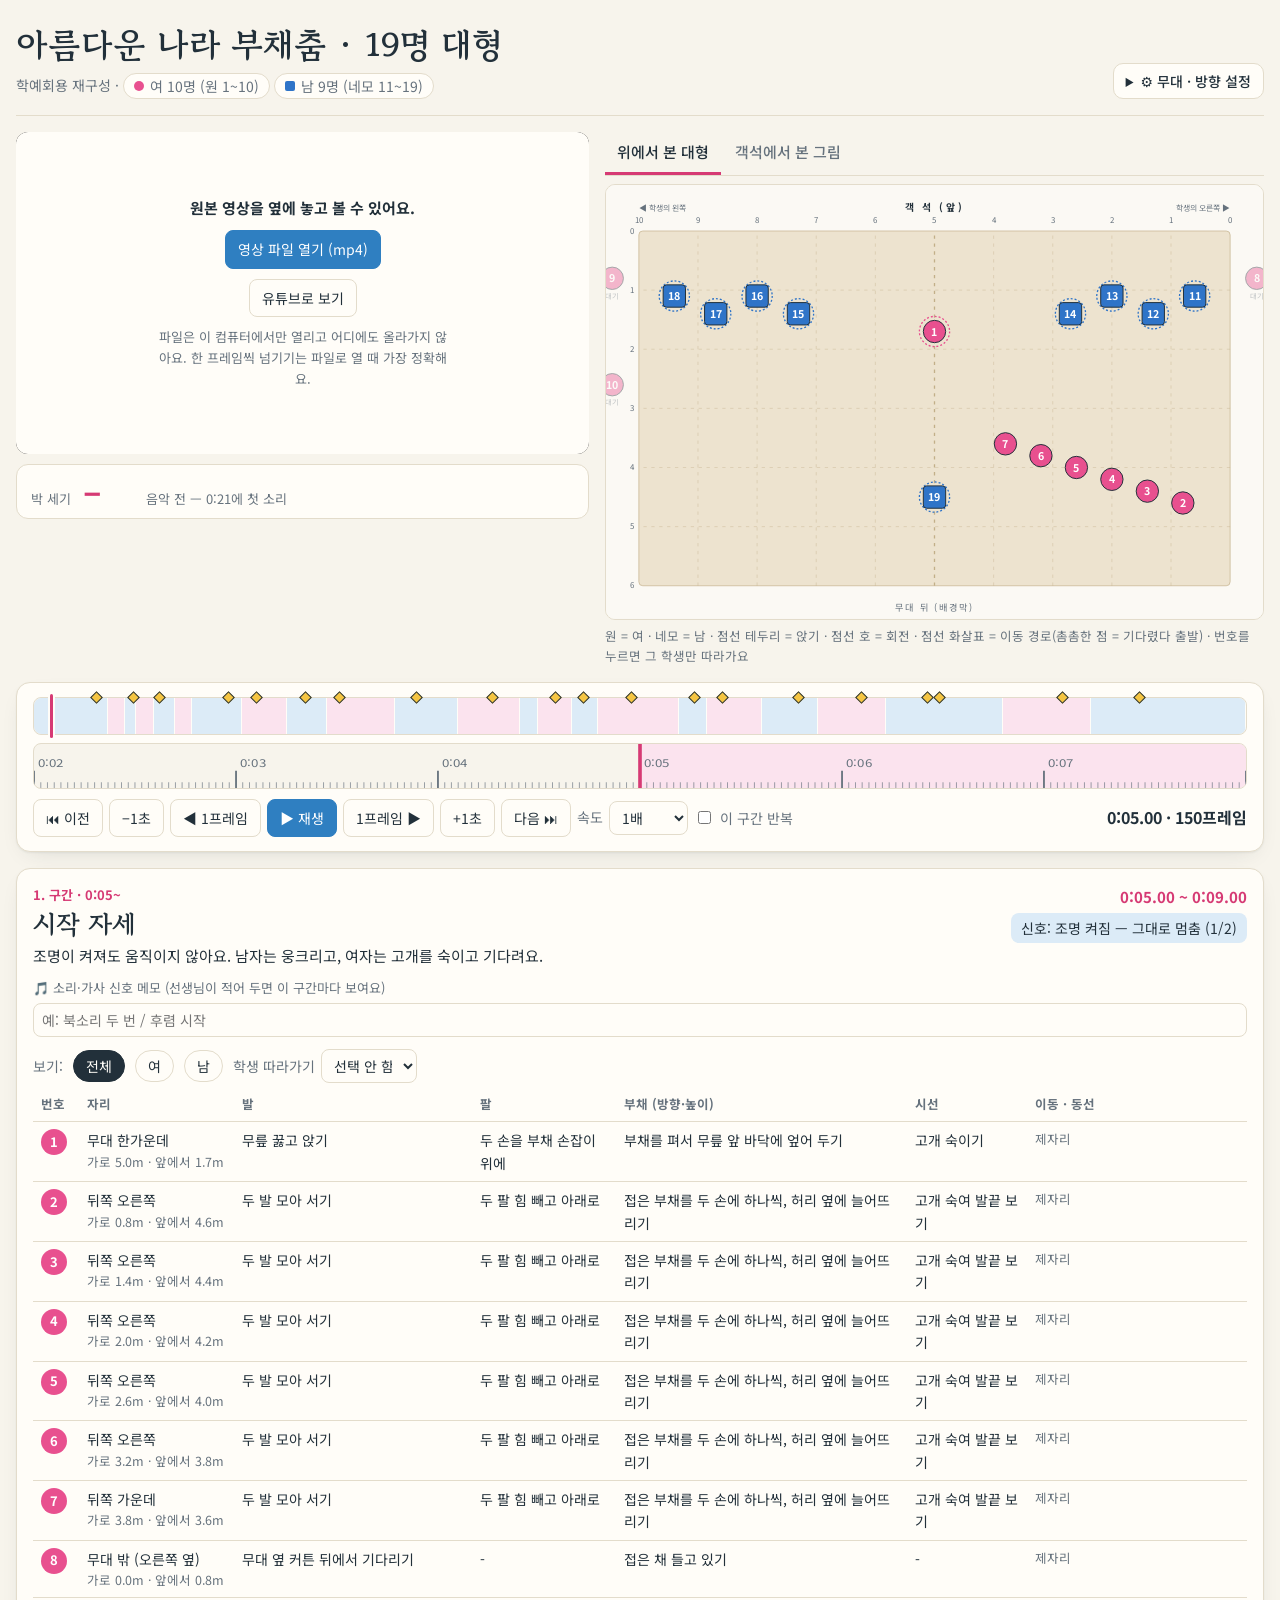
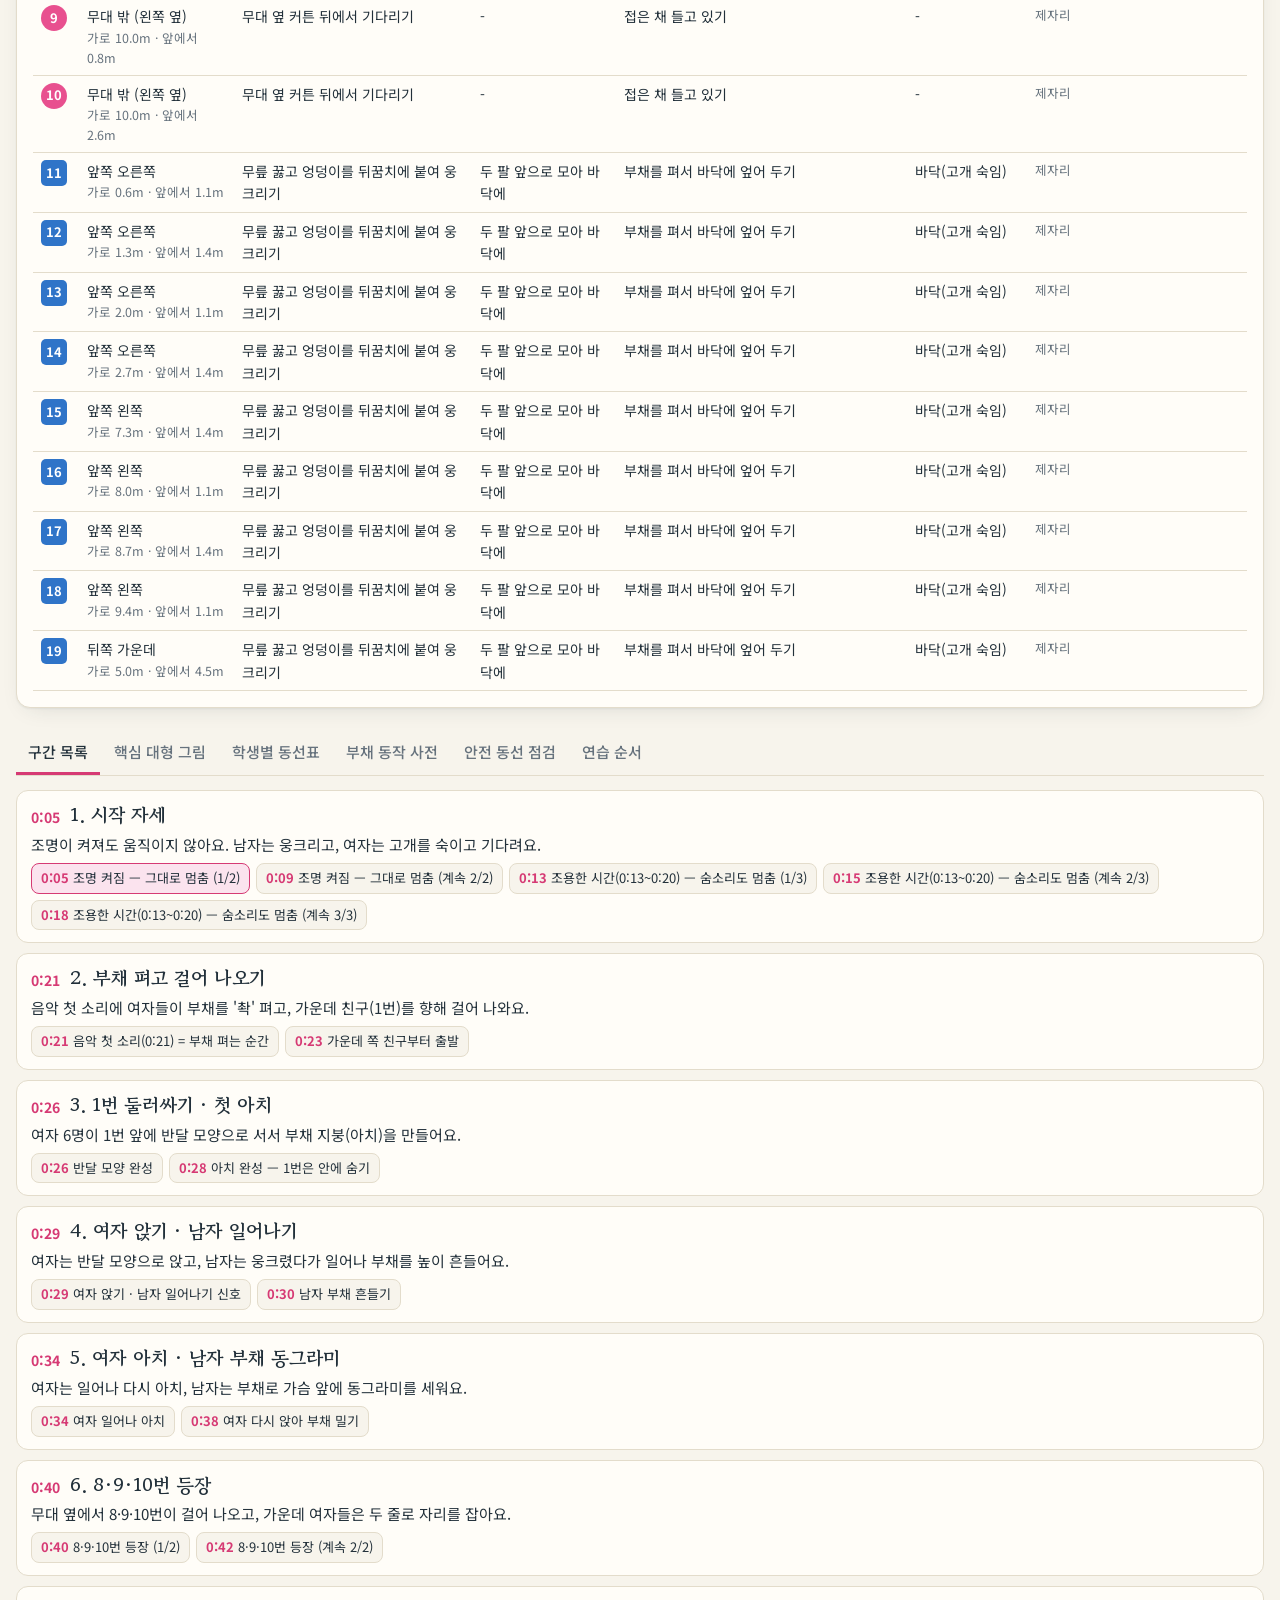
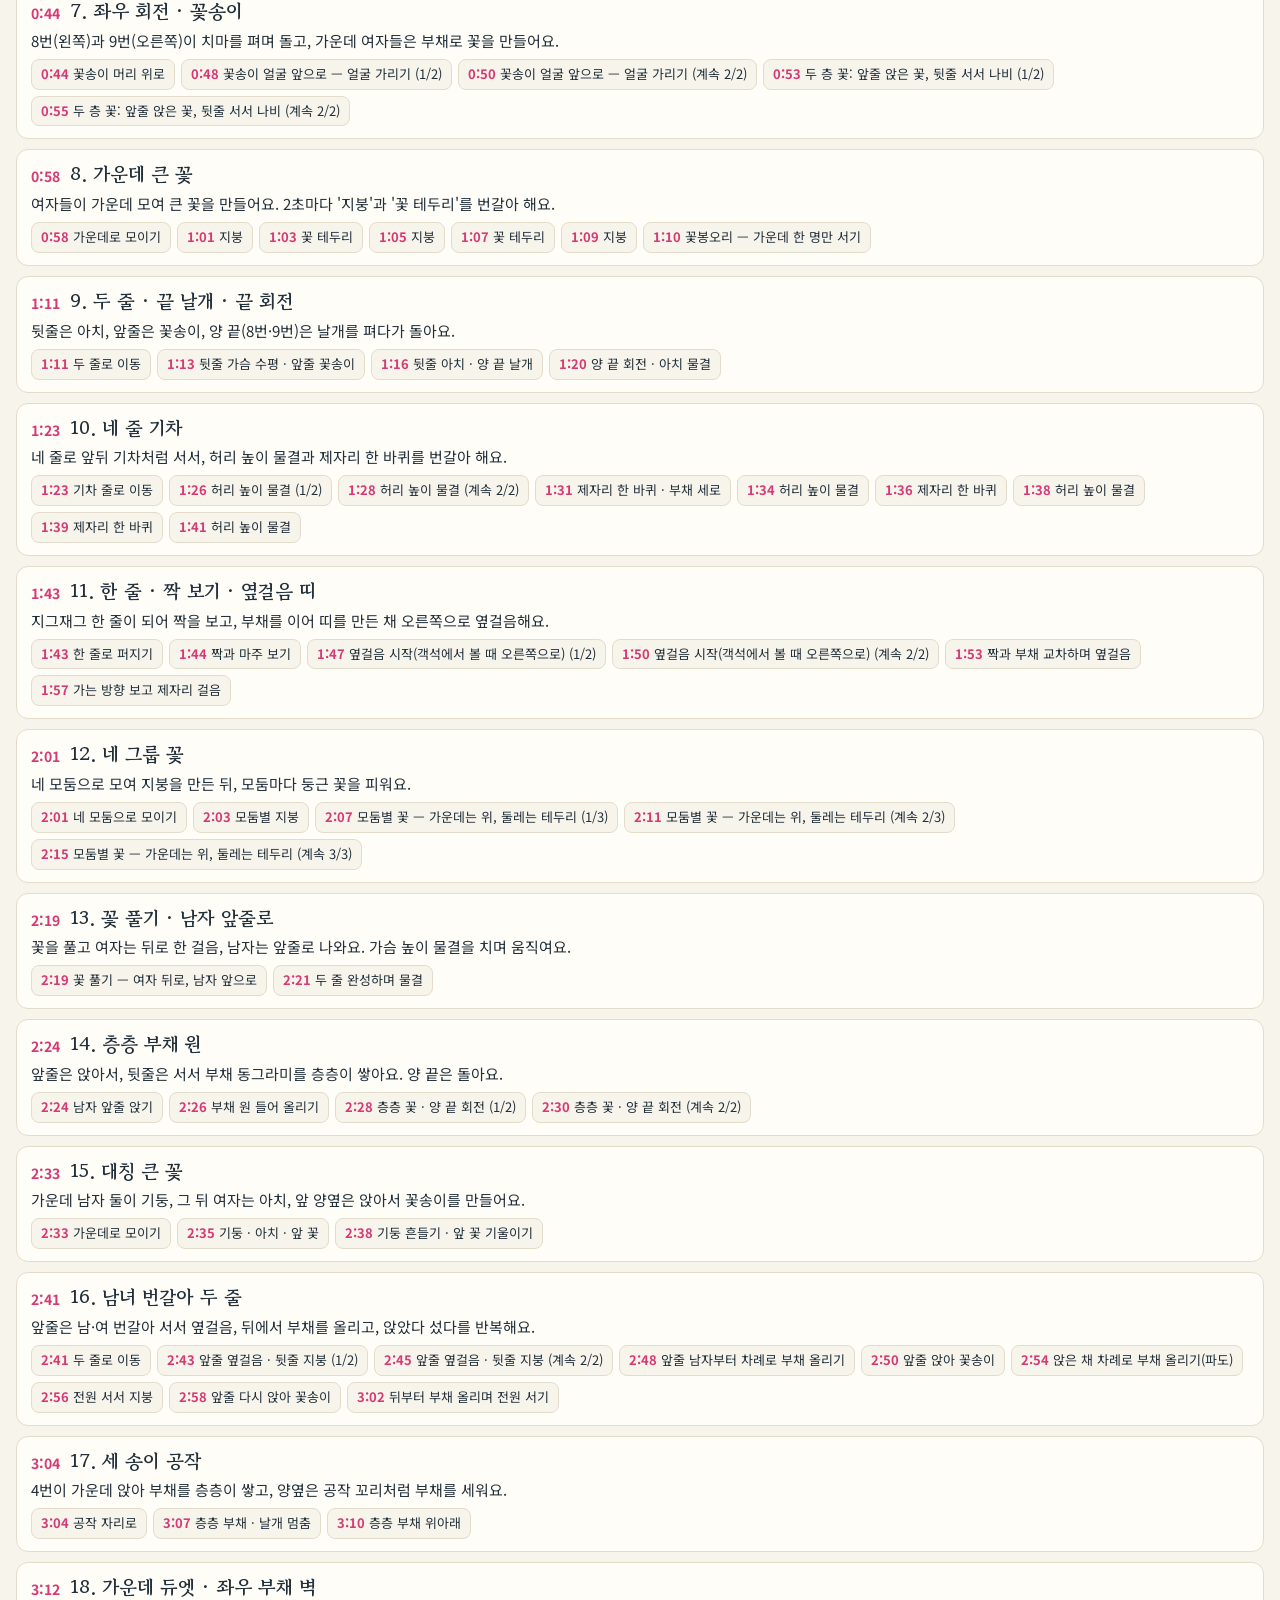
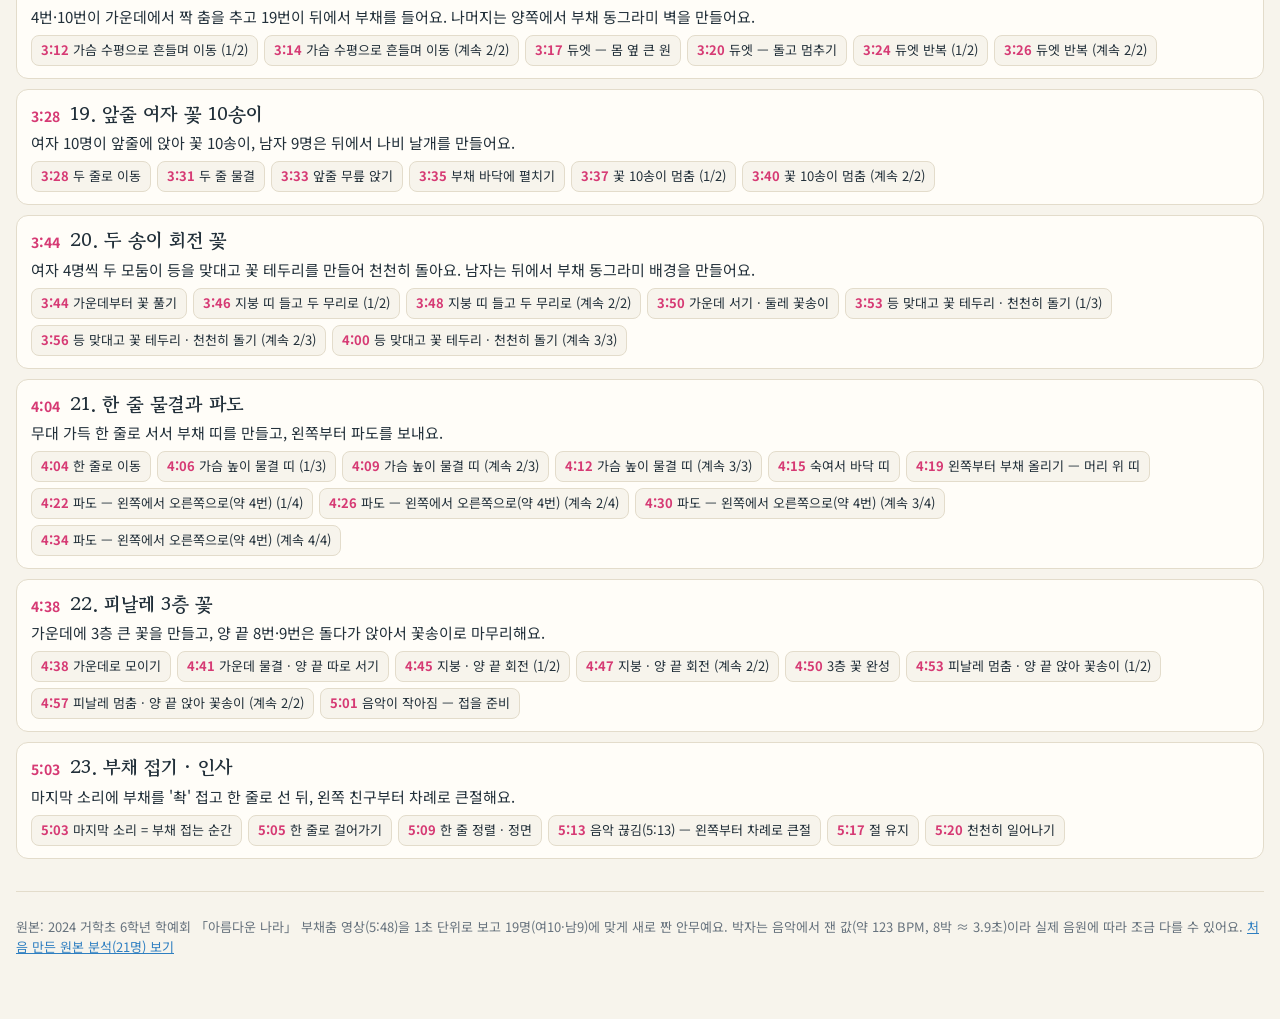
<file: index.html>
<!doctype html>
<html lang="ko">
<head>
<meta charset="utf-8">
<meta name="viewport" content="width=device-width,initial-scale=1,viewport-fit=cover">
<title>아름다운 나라 부채춤 19명</title>
<link rel="preconnect" href="https://fonts.googleapis.com">
<link rel="stylesheet" href="https://fonts.googleapis.com/css2?family=Gowun+Batang:wght@400;700&family=Noto+Sans+KR:wght@400;500;700&display=swap">
<link rel="stylesheet" href="css/style.css">
</head>
<body>
<div class="wrap">
  <header class="top">
    <div>
      <h1>아름다운 나라 부채춤 · 19명 대형</h1>
      <p class="sub">학예회용 재구성 · <span class="pill"><i class="g"></i>여 10명 (원 1~10)</span> <span class="pill"><i class="b"></i>남 9명 (네모 11~19)</span></p>
    </div>
    <details class="settings" id="settings">
      <summary>⚙ 무대 · 방향 설정</summary>
      <div class="set-body">
        <label>무대 가로 <input type="number" id="stW" min="5" max="20" step="0.5"> m</label>
        <label>무대 세로 <input type="number" id="stD" min="3" max="12" step="0.5"> m</label>
        <label>보폭(한 걸음) <input type="number" id="stStep" min="0.3" max="0.8" step="0.05"> m</label>
        <fieldset><legend>왼쪽·오른쪽 기준</legend>
          <label><input type="radio" name="view" value="student"> 학생 기준 (무대에서 객석을 볼 때)</label>
          <label><input type="radio" name="view" value="audience"> 객석 기준 (보는 사람 쪽에서)</label>
        </fieldset>
        <p class="note">걸음 수는 무대 크기와 보폭에 맞춰 다시 계산돼요. 앞·뒤는 늘 무대 기준(앞 = 객석 쪽)이에요.</p>
      </div>
    </details>
  </header>

  <section class="player">
    <div class="vidcol">
      <div class="vidbox" id="vidBox">
        <video id="video" playsinline preload="auto"></video>
        <div class="ytbox" id="ytBox" hidden><div id="ytPlayer"></div></div>
        <div class="vidmsg" id="vidMsg">
          <p><b>원본 영상을 옆에 놓고 볼 수 있어요.</b></p>
          <label class="btn primary">영상 파일 열기 (mp4)<input type="file" id="vidPick" accept="video/*" hidden></label>
          <button class="btn" id="ytBtn" type="button">유튜브로 보기</button>
          <p class="note">파일은 이 컴퓨터에서만 열리고 어디에도 올라가지 않아요. 한 프레임씩 넘기기는 파일로 열 때 가장 정확해요.</p>
        </div>
      </div>
      <div class="count"><span class="clabel">박 세기</span><span id="countBig">–</span><span class="csub" id="countSub">음악 전</span></div>
    </div>
    <div class="diagcol">
      <div class="dtabs" role="tablist">
        <button role="tab" data-mode="top" aria-selected="true">위에서 본 대형</button>
        <button role="tab" data-mode="front" aria-selected="false">객석에서 본 그림</button>
      </div>
      <div class="diag" id="diag"></div>
      <p class="legend">원 = 여 · 네모 = 남 · 점선 테두리 = 앉기 · 점선 호 = 회전 · 점선 화살표 = 이동 경로(촘촘한 점 = 기다렸다 출발) · 번호를 누르면 그 학생만 따라가요</p>
    </div>
  </section>

  <section class="transport card">
    <div class="scrub" id="scrub" role="slider" aria-label="시간" tabindex="0">
      <div class="bands" id="bands"></div>
      <div class="keys" id="keys"></div>
      <div class="thumb" id="thumb"></div>
    </div>
    <div class="zoom" id="zoom" title="좌우로 끌면 한 프레임씩 세밀하게 움직여요"></div>
    <div class="ctrls">
      <button class="btn" id="bPrevBeat" title="이전 박 구간 ([)">⏮ 이전</button>
      <button class="btn" id="bBack1" title="1초 뒤로 (Shift+←)">−1초</button>
      <button class="btn" id="bBackF" title="1프레임 뒤로 (←)">◀ 1프레임</button>
      <button class="btn primary" id="bPlay" title="재생/멈춤 (스페이스)">▶ 재생</button>
      <button class="btn" id="bFwdF" title="1프레임 앞으로 (→)">1프레임 ▶</button>
      <button class="btn" id="bFwd1" title="1초 앞으로 (Shift+→)">+1초</button>
      <button class="btn" id="bNextBeat" title="다음 박 구간 (])">다음 ⏭</button>
      <label class="inl">속도 <select id="speed"><option value="0.25">0.25배</option><option value="0.5">0.5배</option><option value="0.75">0.75배</option><option value="1" selected>1배</option></select></label>
      <label class="inl"><input type="checkbox" id="loop"> 이 구간 반복</label>
      <span class="time" id="timeLbl">0:00.00</span>
    </div>
  </section>

  <section class="card beat">
    <div class="beathead">
      <div>
        <p class="kicker" id="secKick"></p>
        <h2 id="secTitle"></h2>
        <p class="easy" id="secEasy"></p>
      </div>
      <div class="beatmeta">
        <span class="bt" id="beatTime"></span>
        <span class="cue" id="beatCue"></span>
      </div>
    </div>
    <label class="memo">🎵 소리·가사 신호 메모 (선생님이 적어 두면 이 구간마다 보여요)
      <input type="text" id="memo" placeholder="예: 북소리 두 번 / 후렴 시작">
    </label>
    <div class="filters">
      <span>보기:</span>
      <button class="chip" data-f="all" aria-pressed="true">전체</button>
      <button class="chip" data-f="G" aria-pressed="false">여</button>
      <button class="chip" data-f="B" aria-pressed="false">남</button>
      <label class="inl">학생 따라가기 <select id="who"><option value="">선택 안 함</option></select></label>
    </div>
    <div class="tablewrap">
      <table class="moves">
        <thead><tr><th>번호</th><th>자리</th><th>발</th><th>팔</th><th>부채 (방향·높이)</th><th>시선</th><th>이동 · 동선</th></tr></thead>
        <tbody id="tbody"></tbody>
      </table>
    </div>
  </section>

  <nav class="tabs" role="tablist">
    <button role="tab" data-tab="sections" aria-selected="true">구간 목록</button>
    <button role="tab" data-tab="key" aria-selected="false">핵심 대형 그림</button>
    <button role="tab" data-tab="student" aria-selected="false">학생별 동선표</button>
    <button role="tab" data-tab="dict" aria-selected="false">부채 동작 사전</button>
    <button role="tab" data-tab="safety" aria-selected="false">안전 동선 점검</button>
    <button role="tab" data-tab="practice" aria-selected="false">연습 순서</button>
  </nav>
  <section class="panel" id="p-sections"></section>
  <section class="panel" id="p-key" hidden></section>
  <section class="panel" id="p-student" hidden>
    <div class="stuhead">
      <label>학생 <select id="stuSel"></select></label>
      <label>이름 <input type="text" id="stuName" placeholder="(선택) 이름을 적으면 인쇄에 나와요"></label>
      <button class="btn" id="stuPrint">🖨 이 학생 동선표 인쇄</button>
    </div>
    <div id="stuBody"></div>
  </section>
  <section class="panel" id="p-dict" hidden></section>
  <section class="panel" id="p-safety" hidden></section>
  <section class="panel" id="p-practice" hidden></section>

  <footer class="foot">
    <p>원본: 2024 거학초 6학년 학예회 「아름다운 나라」 부채춤 영상(5:48)을 1초 단위로 보고 19명(여10·남9)에 맞게 새로 짠 안무예요. 박자는 음악에서 잰 값(약 123 BPM, 8박 ≈ 3.9초)이라 실제 음원에 따라 조금 다를 수 있어요. <a href="old/analysis-21.html">처음 만든 원본 분석(21명) 보기</a></p>
  </footer>
</div>
<script src="js/choreo.js"></script>
<script src="js/plan.js"></script>
<script src="js/plan-data.js"></script>
<script src="js/figures.js"></script>
<script src="js/app.js"></script>
</body>
</html>
</file>
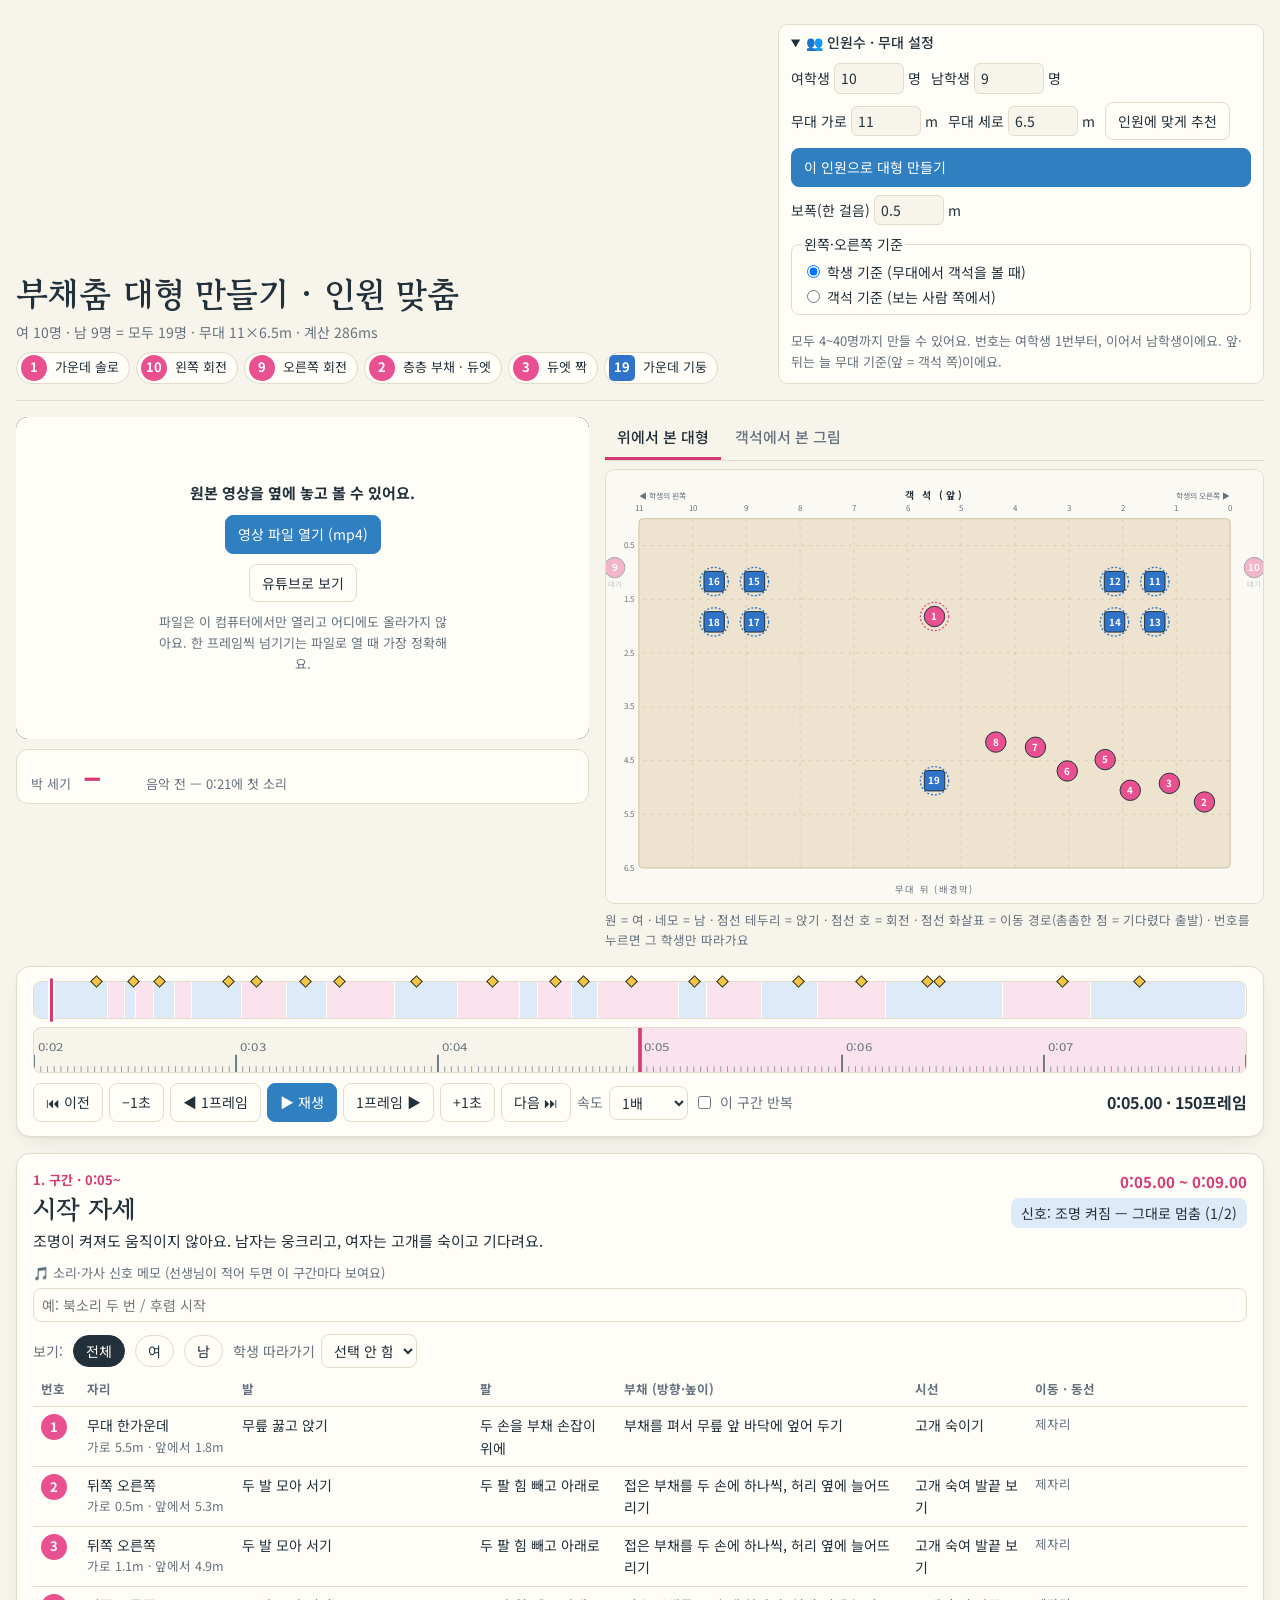
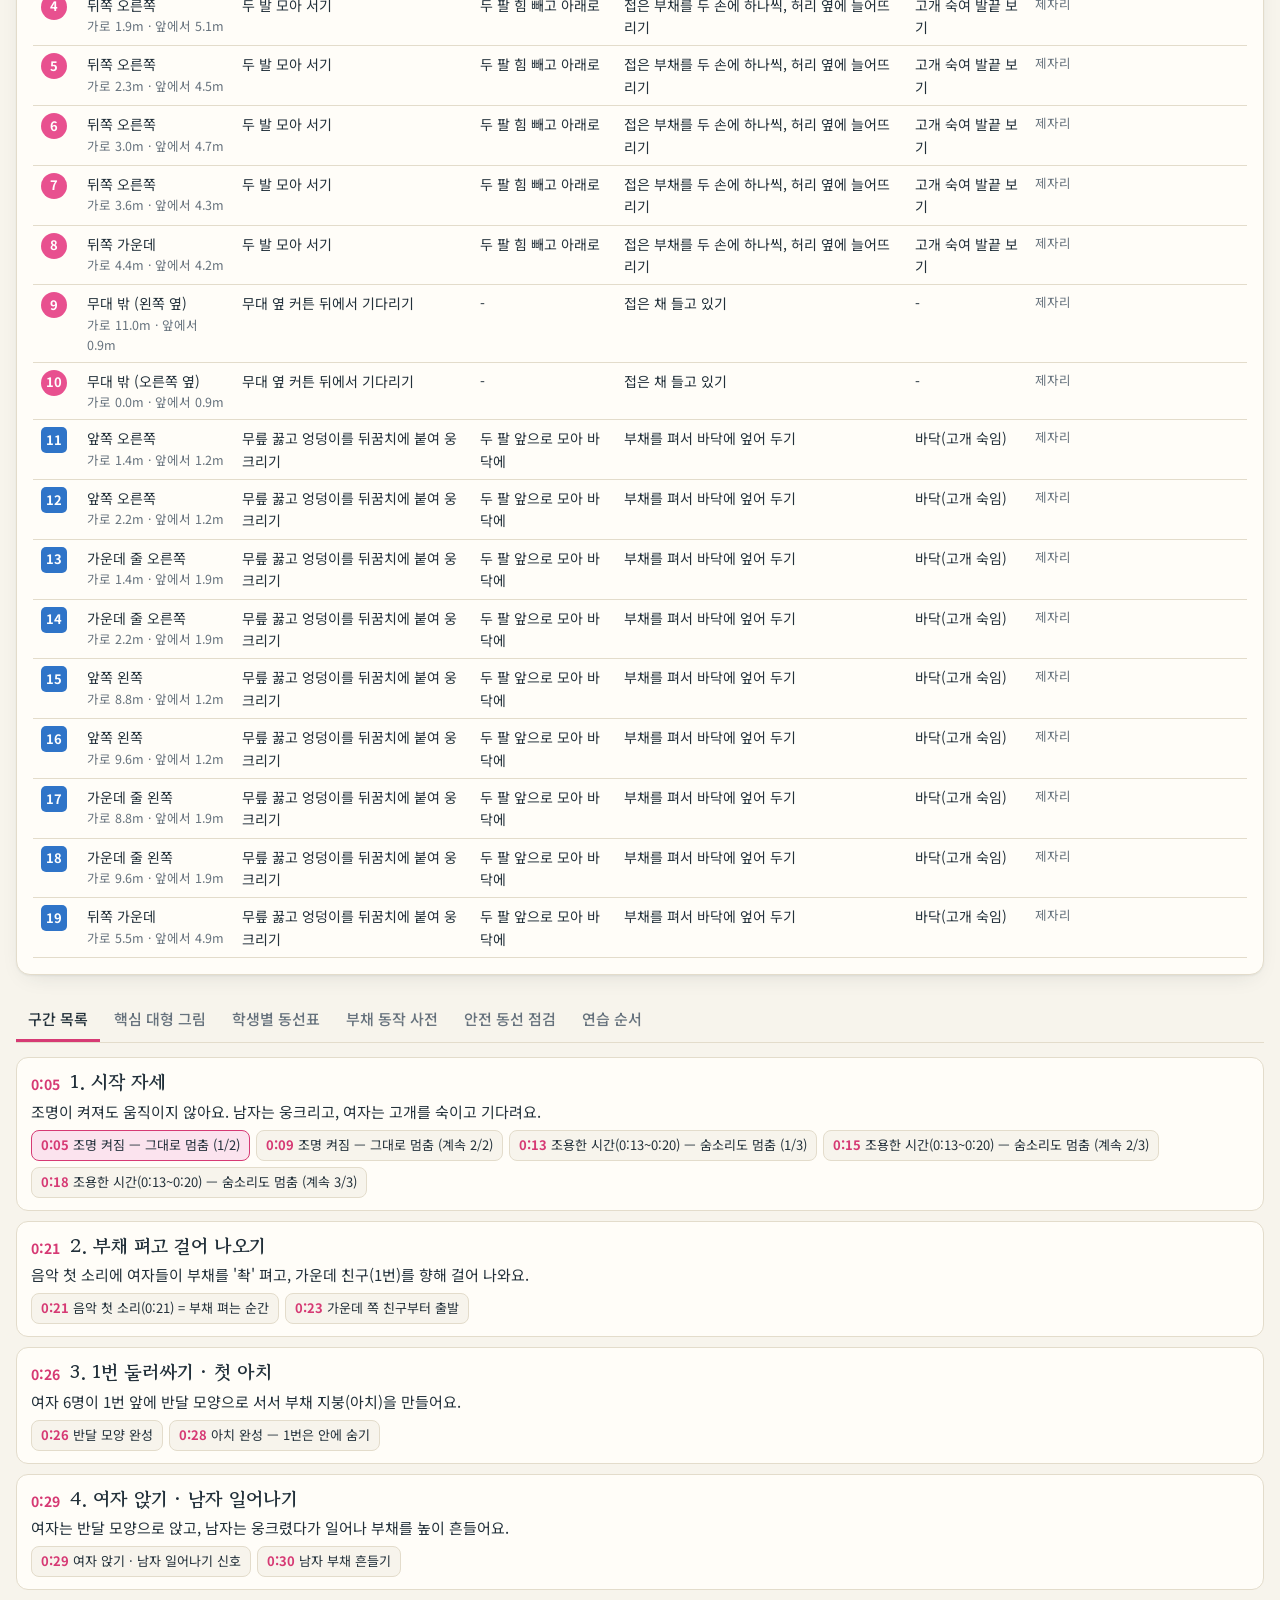
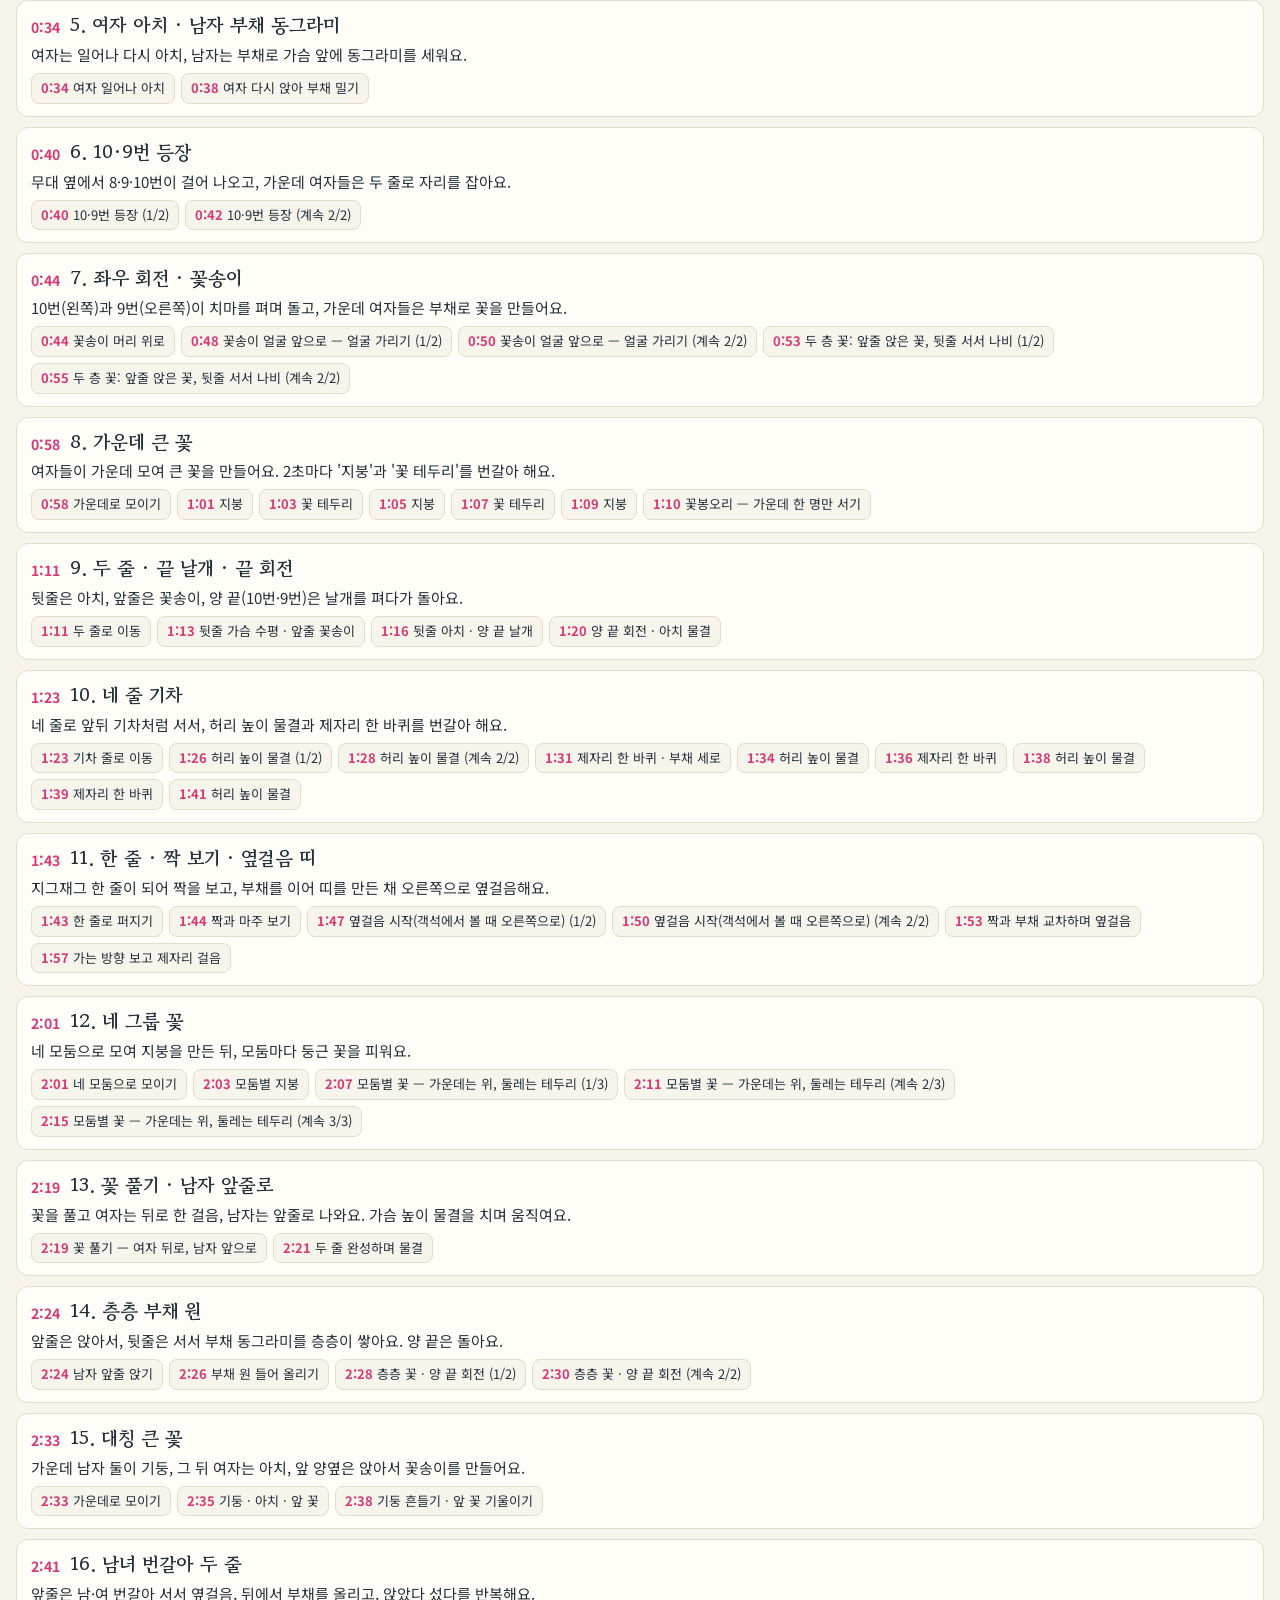
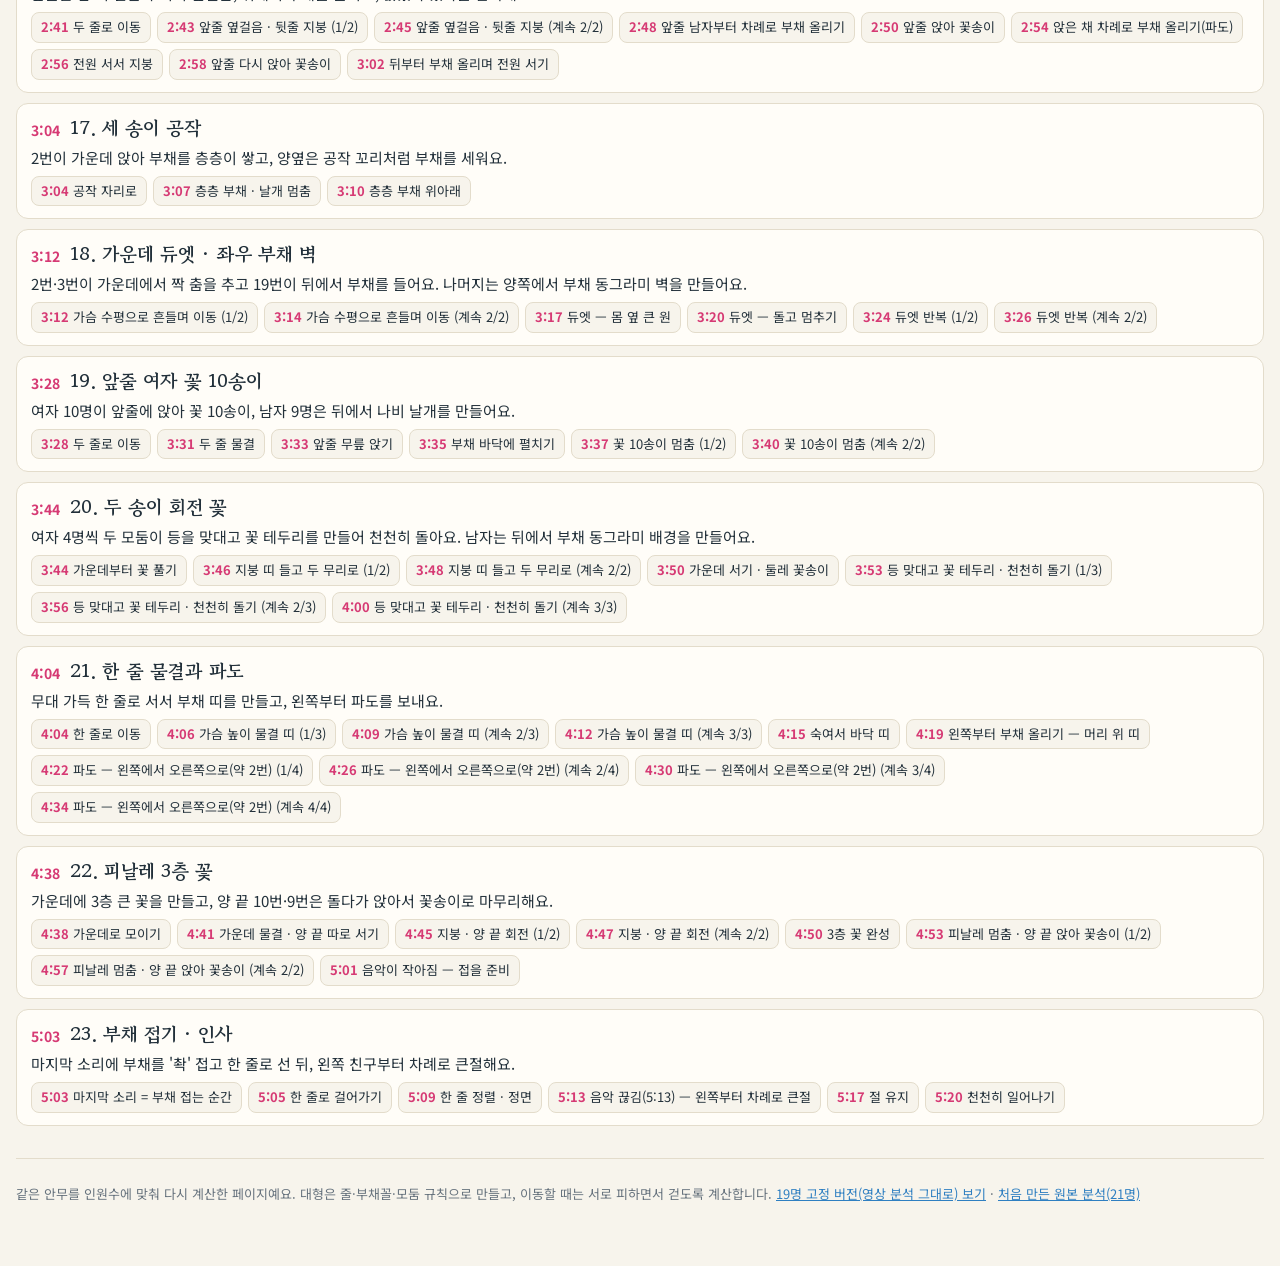
<file: flex.html>
<!doctype html>
<html lang="ko">
<head>
<meta charset="utf-8">
<meta name="viewport" content="width=device-width,initial-scale=1,viewport-fit=cover">
<title>부채춤 대형 만들기 — 인원 맞춤</title>
<link rel="preconnect" href="https://fonts.googleapis.com">
<link rel="stylesheet" href="https://fonts.googleapis.com/css2?family=Gowun+Batang:wght@400;700&family=Noto+Sans+KR:wght@400;500;700&display=swap">
<link rel="stylesheet" href="css/style.css">
</head>
<body>
<div class="wrap">
  <header class="top">
    <div>
      <h1>부채춤 대형 만들기 · 인원 맞춤</h1>
      <p class="sub" id="cntInfo">인원수를 정하면 대형과 동선을 새로 계산합니다</p>
      <p class="roles" id="roleInfo"></p>
    </div>
    <details class="settings" id="settings" open>
      <summary>👥 인원수 · 무대 설정</summary>
      <div class="set-body">
        <div class="cnt">
          <label>여학생 <input type="number" id="nG" min="0" max="30" step="1"> 명</label>
          <label>남학생 <input type="number" id="nB" min="0" max="30" step="1"> 명</label>
        </div>
        <div class="cnt">
          <label>무대 가로 <input type="number" id="stW" min="6" max="20" step="0.5"> m</label>
          <label>무대 세로 <input type="number" id="stD" min="4" max="12" step="0.5"> m</label>
          <button class="btn" id="autoStage" type="button">인원에 맞게 추천</button>
        </div>
        <button class="btn primary" id="makeBtn" type="button">이 인원으로 대형 만들기</button>
        <label>보폭(한 걸음) <input type="number" id="stStep" min="0.3" max="0.8" step="0.05"> m</label>
        <fieldset><legend>왼쪽·오른쪽 기준</legend>
          <label><input type="radio" name="view" value="student"> 학생 기준 (무대에서 객석을 볼 때)</label>
          <label><input type="radio" name="view" value="audience"> 객석 기준 (보는 사람 쪽에서)</label>
        </fieldset>
        <p class="note">모두 4~40명까지 만들 수 있어요. 번호는 여학생 1번부터, 이어서 남학생이에요. 앞·뒤는 늘 무대 기준(앞 = 객석 쪽)이에요.</p>
      </div>
    </details>
  </header>

  <section class="player">
    <div class="vidcol">
      <div class="vidbox" id="vidBox">
        <video id="video" playsinline preload="auto"></video>
        <div class="ytbox" id="ytBox" hidden><div id="ytPlayer"></div></div>
        <div class="vidmsg" id="vidMsg">
          <p><b>원본 영상을 옆에 놓고 볼 수 있어요.</b></p>
          <label class="btn primary">영상 파일 열기 (mp4)<input type="file" id="vidPick" accept="video/*" hidden></label>
          <button class="btn" id="ytBtn" type="button">유튜브로 보기</button>
          <p class="note">파일은 이 컴퓨터에서만 열리고 어디에도 올라가지 않아요. 한 프레임씩 넘기기는 파일로 열 때 가장 정확해요.</p>
        </div>
      </div>
      <div class="count"><span class="clabel">박 세기</span><span id="countBig">–</span><span class="csub" id="countSub">음악 전</span></div>
    </div>
    <div class="diagcol">
      <div class="dtabs" role="tablist">
        <button role="tab" data-mode="top" aria-selected="true">위에서 본 대형</button>
        <button role="tab" data-mode="front" aria-selected="false">객석에서 본 그림</button>
      </div>
      <div class="diag" id="diag"></div>
      <p class="legend">원 = 여 · 네모 = 남 · 점선 테두리 = 앉기 · 점선 호 = 회전 · 점선 화살표 = 이동 경로(촘촘한 점 = 기다렸다 출발) · 번호를 누르면 그 학생만 따라가요</p>
    </div>
  </section>

  <section class="transport card">
    <div class="scrub" id="scrub" role="slider" aria-label="시간" tabindex="0">
      <div class="bands" id="bands"></div>
      <div class="keys" id="keys"></div>
      <div class="thumb" id="thumb"></div>
    </div>
    <div class="zoom" id="zoom" title="좌우로 끌면 한 프레임씩 세밀하게 움직여요"></div>
    <div class="ctrls">
      <button class="btn" id="bPrevBeat" title="이전 박 구간 ([)">⏮ 이전</button>
      <button class="btn" id="bBack1" title="1초 뒤로 (Shift+←)">−1초</button>
      <button class="btn" id="bBackF" title="1프레임 뒤로 (←)">◀ 1프레임</button>
      <button class="btn primary" id="bPlay" title="재생/멈춤 (스페이스)">▶ 재생</button>
      <button class="btn" id="bFwdF" title="1프레임 앞으로 (→)">1프레임 ▶</button>
      <button class="btn" id="bFwd1" title="1초 앞으로 (Shift+→)">+1초</button>
      <button class="btn" id="bNextBeat" title="다음 박 구간 (])">다음 ⏭</button>
      <label class="inl">속도 <select id="speed"><option value="0.25">0.25배</option><option value="0.5">0.5배</option><option value="0.75">0.75배</option><option value="1" selected>1배</option></select></label>
      <label class="inl"><input type="checkbox" id="loop"> 이 구간 반복</label>
      <span class="time" id="timeLbl">0:00.00</span>
    </div>
  </section>

  <section class="card beat">
    <div class="beathead">
      <div>
        <p class="kicker" id="secKick"></p>
        <h2 id="secTitle"></h2>
        <p class="easy" id="secEasy"></p>
      </div>
      <div class="beatmeta">
        <span class="bt" id="beatTime"></span>
        <span class="cue" id="beatCue"></span>
      </div>
    </div>
    <label class="memo">🎵 소리·가사 신호 메모 (선생님이 적어 두면 이 구간마다 보여요)
      <input type="text" id="memo" placeholder="예: 북소리 두 번 / 후렴 시작">
    </label>
    <div class="filters">
      <span>보기:</span>
      <button class="chip" data-f="all" aria-pressed="true">전체</button>
      <button class="chip" data-f="G" aria-pressed="false">여</button>
      <button class="chip" data-f="B" aria-pressed="false">남</button>
      <label class="inl">학생 따라가기 <select id="who"><option value="">선택 안 함</option></select></label>
    </div>
    <div class="tablewrap">
      <table class="moves">
        <thead><tr><th>번호</th><th>자리</th><th>발</th><th>팔</th><th>부채 (방향·높이)</th><th>시선</th><th>이동 · 동선</th></tr></thead>
        <tbody id="tbody"></tbody>
      </table>
    </div>
  </section>

  <nav class="tabs" role="tablist">
    <button role="tab" data-tab="sections" aria-selected="true">구간 목록</button>
    <button role="tab" data-tab="key" aria-selected="false">핵심 대형 그림</button>
    <button role="tab" data-tab="student" aria-selected="false">학생별 동선표</button>
    <button role="tab" data-tab="dict" aria-selected="false">부채 동작 사전</button>
    <button role="tab" data-tab="safety" aria-selected="false">안전 동선 점검</button>
    <button role="tab" data-tab="practice" aria-selected="false">연습 순서</button>
  </nav>
  <section class="panel" id="p-sections"></section>
  <section class="panel" id="p-key" hidden></section>
  <section class="panel" id="p-student" hidden>
    <div class="stuhead">
      <label>학생 <select id="stuSel"></select></label>
      <label>이름 <input type="text" id="stuName" placeholder="(선택) 이름을 적으면 인쇄에 나와요"></label>
      <button class="btn" id="stuPrint">🖨 이 학생 동선표 인쇄</button>
    </div>
    <div id="stuBody"></div>
  </section>
  <section class="panel" id="p-dict" hidden></section>
  <section class="panel" id="p-safety" hidden></section>
  <section class="panel" id="p-practice" hidden></section>

  <footer class="foot">
    <p>같은 안무를 인원수에 맞춰 다시 계산한 페이지예요. 대형은 줄·부채꼴·모둠 규칙으로 만들고, 이동할 때는 서로 피하면서 걷도록 계산합니다. <a href="index.html">19명 고정 버전(영상 분석 그대로) 보기</a> · <a href="old/analysis-21.html">처음 만든 원본 분석(21명)</a></p>
  </footer>
</div>
<script src="js/choreo.js"></script>
<script src="js/choreo-flex.js"></script>
<script src="js/plan.js"></script>
<script src="js/figures.js"></script>
<script src="js/app-flex.js"></script>
</body>
</html>
</file>
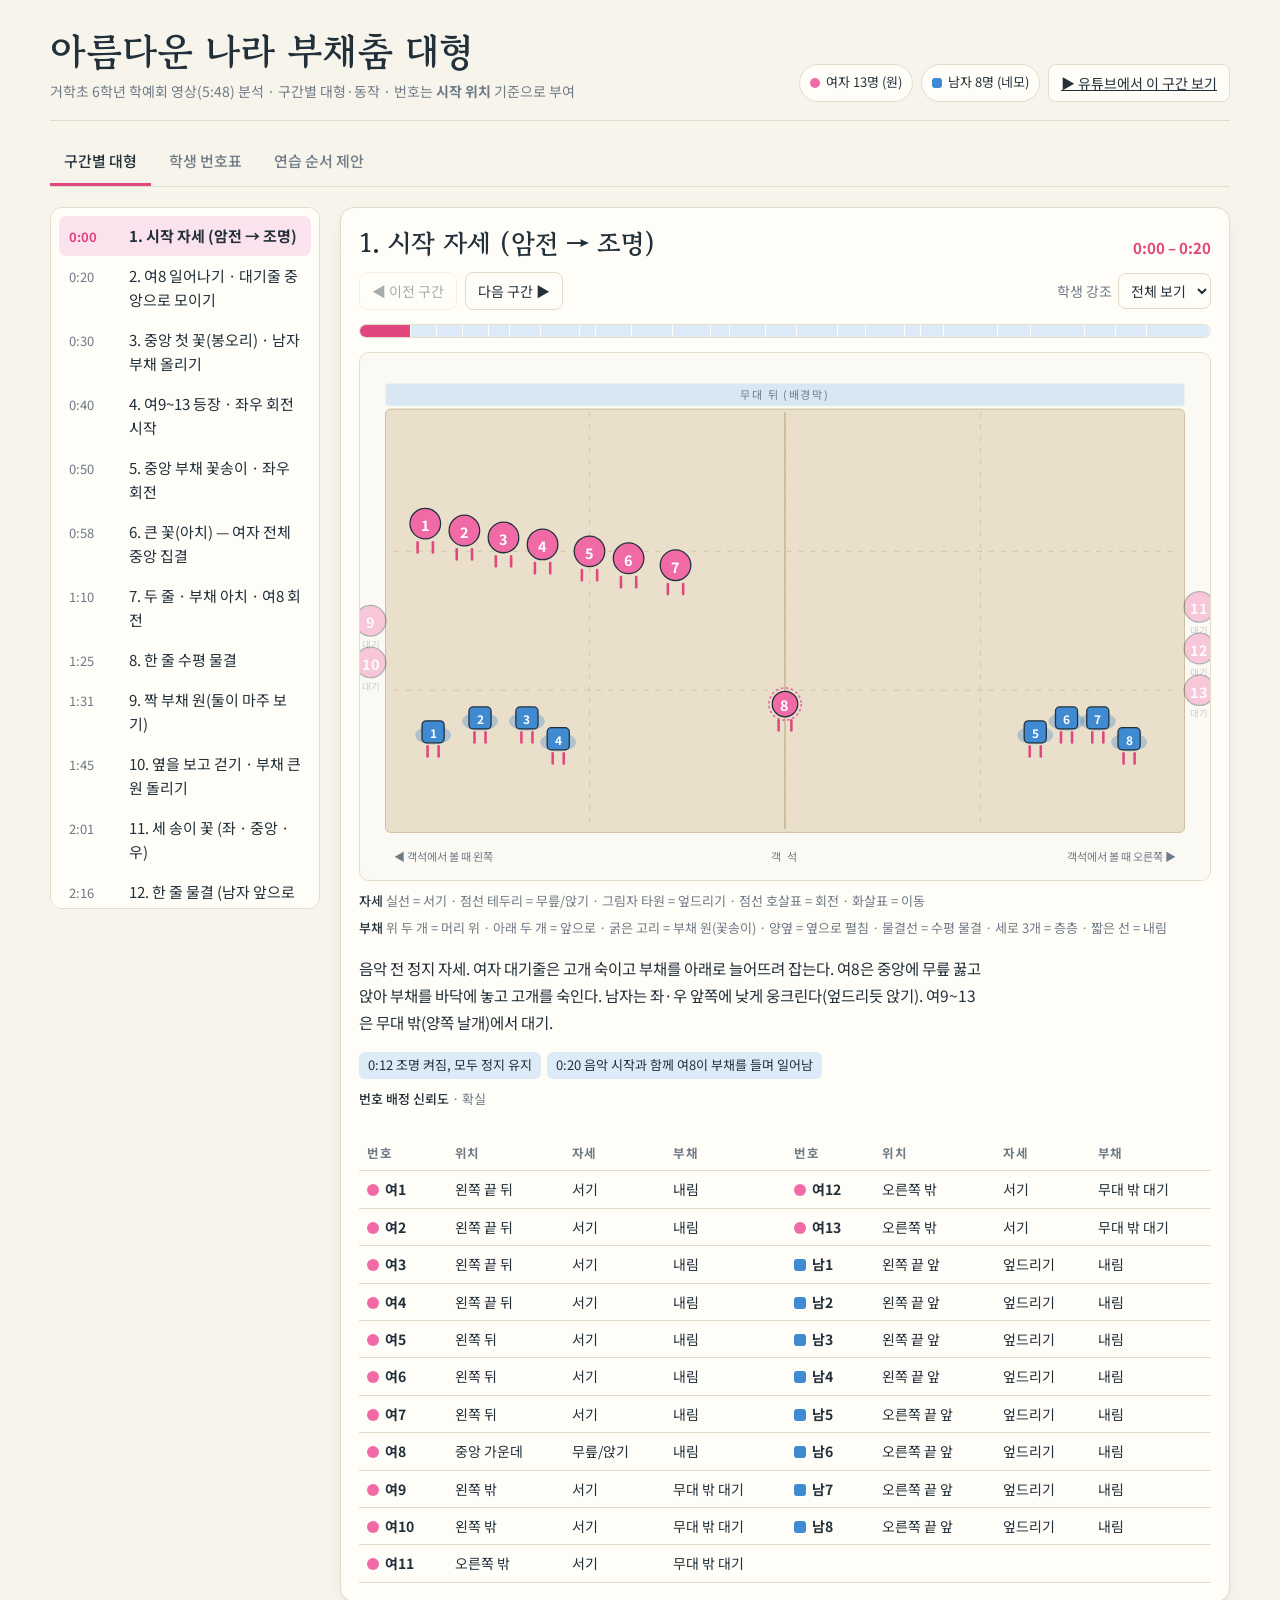
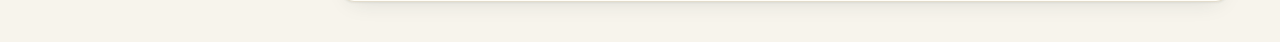
<file: old/analysis-21.html>
<!doctype html><html><head><meta charset=utf8><meta name=viewport content="width=device-width,initial-scale=1,viewport-fit=cover"><style>:root{color-scheme:light;box-sizing:border-box;padding-top:env(safe-area-inset-top,0px);padding-bottom:env(safe-area-inset-bottom,0px)}html{scroll-padding-top:env(safe-area-inset-top,0px)}body{margin:0;padding:0;font:14px -apple-system,BlinkMacSystemFont,sans-serif;background:#faf9f5;color:#141413}img{max-width:100%}[hidden]:not([hidden=until-found i]){display:none!important}</style></head><body>
<title>아름다운 나라 부채춤 대형</title>
<link rel="stylesheet" href="https://fonts.googleapis.com/css2?family=Gowun+Batang:wght@400;700&family=Noto+Sans+KR:wght@400;500;700&display=swap">
<style>
:root{
  --bg:#F7F4EC; --panel:#FFFDF8; --ink:#22303A; --muted:#6F7B86; --line:#E3DCCB;
  --blue:#2F7FC1; --blue-soft:#DCEBF7; --pink:#E2467E; --pink-soft:#FBE3EE; --gold:#E0B13A; --green:#7BA54A;
  --stage-bg:#FBF9F4; --floor:#E9DFCB; --floor-line:#C9B893; --back:#D9E7F2; --girl:#F06AA5; --boy:#3F8AD1; --fan:#E2467E; --hi:#F5C542; --onmark:#FFFFFF;
  --shadow:0 1px 2px rgba(34,48,58,.06), 0 8px 24px -12px rgba(34,48,58,.18);
}
@media (prefers-color-scheme: dark){ :root:not([data-theme="light"]){
  --bg:#141A21; --panel:#1C242D; --ink:#EAF0F5; --muted:#9AA7B3; --line:#2C3743;
  --blue:#7FB6E8; --blue-soft:#20344A; --pink:#F27CAC; --pink-soft:#3A2230; --gold:#E7C25A; --green:#9CC46E;
  --stage-bg:#1A222B; --floor:#2A3340; --floor-line:#3E4B5A; --back:#233242; --girl:#E8609B; --boy:#4D95D6; --fan:#F27CAC; --hi:#E7C25A; --onmark:#FFFFFF;
  --shadow:0 1px 2px rgba(0,0,0,.3), 0 8px 24px -12px rgba(0,0,0,.5);
}}
:root[data-theme="dark"]{
  --bg:#141A21; --panel:#1C242D; --ink:#EAF0F5; --muted:#9AA7B3; --line:#2C3743;
  --blue:#7FB6E8; --blue-soft:#20344A; --pink:#F27CAC; --pink-soft:#3A2230; --gold:#E7C25A; --green:#9CC46E;
  --stage-bg:#1A222B; --floor:#2A3340; --floor-line:#3E4B5A; --back:#233242; --girl:#E8609B; --boy:#4D95D6; --fan:#F27CAC; --hi:#E7C25A; --onmark:#FFFFFF;
  --shadow:0 1px 2px rgba(0,0,0,.3), 0 8px 24px -12px rgba(0,0,0,.5);
}
*{box-sizing:border-box}
body{background:var(--bg);color:var(--ink);font-family:'Noto Sans KR',system-ui,-apple-system,sans-serif;font-size:15px;line-height:1.6;padding-inline:16px;padding-block:0 40px;margin:0}
.wrap{max-width:1180px;margin:0 auto}
header.top{padding-block:28px 18px;border-bottom:1px solid var(--line);display:flex;flex-wrap:wrap;gap:12px 24px;align-items:flex-end;justify-content:space-between}
h1{font-family:'Gowun Batang',serif;font-weight:700;font-size:clamp(26px,4vw,38px);line-height:1.2;margin:0;text-wrap:balance}
.sub{color:var(--muted);margin:6px 0 0;font-size:14px}
.pill{display:inline-flex;align-items:center;gap:6px;border:1px solid var(--line);border-radius:999px;padding:3px 10px;font-size:13px;background:var(--panel)}
.pill i{width:10px;height:10px;border-radius:50%;display:inline-block}
.pill i.b{border-radius:3px;background:var(--boy)} .pill i.g{background:var(--girl)}
.tabs{display:flex;gap:4px;margin-top:18px;border-bottom:1px solid var(--line)}
.tabs button{background:none;border:0;border-bottom:3px solid transparent;padding:10px 14px;font:inherit;font-weight:500;color:var(--muted);cursor:pointer}
.tabs button[aria-selected="true"]{color:var(--ink);border-bottom-color:var(--pink)}
.tabs button:focus-visible{outline:2px solid var(--blue);outline-offset:2px;border-radius:4px}
.layout{display:grid;grid-template-columns:270px 1fr;gap:20px;margin-top:20px}
@media (max-width:860px){.layout{grid-template-columns:1fr}}
.list{background:var(--panel);border:1px solid var(--line);border-radius:12px;padding:8px;max-height:78vh;overflow:auto;position:sticky;top:calc(env(safe-area-inset-top,0px) + 12px)}
@media (max-width:860px){.list{position:static;max-height:230px}}
.list button{display:grid;grid-template-columns:52px 1fr;gap:8px;width:100%;text-align:left;background:none;border:0;border-radius:8px;padding:8px 10px;font:inherit;color:var(--ink);cursor:pointer;align-items:baseline}
.list button:hover{background:var(--blue-soft)}
.list button[aria-current="true"]{background:var(--pink-soft);font-weight:700}
.list button:focus-visible{outline:2px solid var(--blue)}
.list .t{font-variant-numeric:tabular-nums;color:var(--muted);font-size:13px}
.list button[aria-current="true"] .t{color:var(--pink)}
.main{min-width:0}
.card{background:var(--panel);border:1px solid var(--line);border-radius:14px;box-shadow:var(--shadow);padding:18px}
.sechead{display:flex;flex-wrap:wrap;gap:8px 16px;align-items:baseline;justify-content:space-between}
.sechead h2{font-family:'Gowun Batang',serif;font-size:clamp(20px,2.6vw,26px);margin:0;line-height:1.3;text-wrap:balance}
.time{font-variant-numeric:tabular-nums;font-weight:700;color:var(--pink);font-size:15px}
.nav{display:flex;gap:8px;flex-wrap:wrap;align-items:center;margin-top:12px}
.btn{border:1px solid var(--line);background:var(--panel);color:var(--ink);border-radius:8px;padding:7px 12px;font:inherit;font-size:14px;cursor:pointer}
.btn:hover{border-color:var(--blue);color:var(--blue)}
.btn.primary{background:var(--blue);border-color:var(--blue);color:#fff}
.btn.primary:hover{filter:brightness(1.05);color:#fff}
.btn:focus-visible,select:focus-visible{outline:2px solid var(--blue);outline-offset:2px}
.btn:disabled{opacity:.4;cursor:default}
.timeline{margin-top:14px;display:flex;height:14px;border-radius:7px;overflow:hidden;border:1px solid var(--line)}
.timeline span{display:block;height:100%;background:var(--blue-soft);border-right:1px solid var(--panel);cursor:pointer}
.timeline span.on{background:var(--pink)}
.timeline span:hover{filter:brightness(.92)}
.stage{margin-top:14px;border-radius:10px;overflow:hidden;border:1px solid var(--line)}
.stage svg{display:block}
.legend{display:flex;flex-wrap:wrap;gap:6px 14px;margin-top:10px;font-size:13px;color:var(--muted)}
.legend b{color:var(--ink);font-weight:500}
.legend svg{vertical-align:-4px;margin-right:2px}
.summary{margin-top:16px;font-size:15.5px;line-height:1.75;max-width:70ch}
.cues{display:flex;flex-wrap:wrap;gap:6px;margin-top:10px}
.cue{background:var(--blue-soft);color:var(--ink);border-radius:6px;padding:3px 9px;font-size:13px;font-variant-numeric:tabular-nums}
.conf{margin-top:10px;font-size:13px;color:var(--muted)}
.conf b{color:var(--ink);font-weight:500}
select{font:inherit;font-size:14px;padding:6px 8px;border:1px solid var(--line);border-radius:8px;background:var(--panel);color:var(--ink)}
table{width:100%;border-collapse:collapse;margin-top:14px;font-size:14px}
th,td{padding:7px 8px;border-bottom:1px solid var(--line);text-align:left;vertical-align:top}
th{font-weight:700;color:var(--muted);font-size:12.5px;letter-spacing:.04em;text-transform:uppercase}
td.n{font-weight:700;white-space:nowrap}
td.n .dot{display:inline-block;width:12px;height:12px;border-radius:50%;background:var(--girl);vertical-align:-1px;margin-right:6px}
td.n .dot.b{border-radius:3px;background:var(--boy)}
.tablewrap{overflow-x:auto}
.two{display:grid;grid-template-columns:1fr 1fr;gap:0 24px}
@media (max-width:700px){.two{grid-template-columns:1fr}}
.roster h3,.guide h3{font-family:'Gowun Batang',serif;font-size:20px;margin:0 0 6px}
.roster p,.guide p{margin:6px 0;max-width:70ch}
.trace{margin-top:14px}
.trace ol{margin:8px 0 0;padding-left:0;list-style:none;display:grid;grid-template-columns:repeat(auto-fill,minmax(230px,1fr));gap:6px}
.trace li{border:1px solid var(--line);border-radius:8px;padding:7px 10px;font-size:13.5px;cursor:pointer;background:var(--panel)}
.trace li:hover{border-color:var(--blue)}
.trace li .t{color:var(--pink);font-weight:700;font-variant-numeric:tabular-nums;margin-right:6px}
.trace li .p{color:var(--muted)}
.note{font-size:13px;color:var(--muted);margin-top:14px;line-height:1.6}
.guide ol{padding-left:20px;margin:6px 0}
.guide li{margin:4px 0}
[hidden]{display:none!important}
@media (prefers-reduced-motion:no-preference){.list button,.btn,.timeline span{transition:background .15s,border-color .15s,color .15s}}
</style>

<div class="wrap">
  <header class="top">
    <div>
      <h1>아름다운 나라 부채춤 대형</h1>
      <p class="sub">거학초 6학년 학예회 영상(5:48) 분석 · 구간별 대형·동작 · 번호는 <b>시작 위치</b> 기준으로 부여</p>
    </div>
    <div style="display:flex;gap:8px;flex-wrap:wrap">
      <span class="pill"><i class="g"></i>여자 13명 (원)</span>
      <span class="pill"><i class="b"></i>남자 8명 (네모)</span>
      <a class="btn" id="ytlink" href="#" target="_blank" rel="noopener">▶ 유튜브에서 이 구간 보기</a>
    </div>
  </header>

  <div class="tabs" role="tablist">
    <button role="tab" aria-selected="true" data-tab="sections">구간별 대형</button>
    <button role="tab" aria-selected="false" data-tab="roster">학생 번호표</button>
    <button role="tab" aria-selected="false" data-tab="guide">연습 순서 제안</button>
  </div>

  <section id="tab-sections">
    <div class="layout">
      <nav class="list" id="seclist" aria-label="구간 목록"></nav>
      <div class="main">
        <div class="card">
          <div class="sechead">
            <h2 id="sectitle"></h2>
            <span class="time" id="sectime"></span>
          </div>
          <div class="nav">
            <button class="btn" id="prev">◀ 이전 구간</button>
            <button class="btn" id="next">다음 구간 ▶</button>
            <label style="margin-left:auto;display:flex;align-items:center;gap:6px;font-size:14px;color:var(--muted)">학생 강조
              <select id="hl"><option value="">전체 보기</option></select>
            </label>
          </div>
          <div class="timeline" id="timeline" aria-hidden="true"></div>
          <div class="stage" id="stage"></div>
          <div class="legend">
            <span><b>자세</b> 실선 = 서기 · 점선 테두리 = 무릎/앉기 · 그림자 타원 = 엎드리기 · 점선 호살표 = 회전 · 화살표 = 이동</span>
            <span><b>부채</b> 위 두 개 = 머리 위 · 아래 두 개 = 앞으로 · 굵은 고리 = 부채 원(꽃송이) · 양옆 = 옆으로 펼침 · 물결선 = 수평 물결 · 세로 3개 = 층층 · 짧은 선 = 내림</span>
          </div>
          <p class="summary" id="summary"></p>
          <div class="cues" id="cues"></div>
          <p class="conf" id="conf"></p>
          <div class="tablewrap">
            <table id="postable">
              <thead><tr><th>번호</th><th>위치</th><th>자세</th><th>부채</th><th>번호</th><th>위치</th><th>자세</th><th>부채</th></tr></thead>
              <tbody></tbody>
            </table>
          </div>
        </div>
        <div class="card trace" id="tracecard" hidden>
          <h3 style="font-family:'Gowun Batang',serif;margin:0 0 4px;font-size:19px" id="tracetitle"></h3>
          <p class="sub" style="margin:0">구간을 누르면 그 대형으로 이동합니다.</p>
          <ol id="tracelist"></ol>
        </div>
      </div>
    </div>
  </section>

  <section id="tab-roster" hidden>
    <div class="card roster">
      <h3>학생 번호표 — 시작 위치 기준</h3>
      <p>영상 속 학생은 의상이 같아 얼굴로 끝까지 추적하기는 어렵습니다. 그래서 <b>0:16 시작 자세의 위치</b>로 번호를 정하고, 이후 구간은 자리 이동의 연속성으로 추정했습니다. 우리 반 학생을 이 번호에 배정하면 모든 구간의 자리와 동작이 정해집니다. "추정"으로 표시된 구간은 학생 수·역할(서는 사람 수, 앉는 사람 수)은 맞지만 어떤 번호가 어디 서는지는 선생님이 바꾸셔도 됩니다.</p>
      <div class="two">
        <div class="tablewrap"><table id="rosterG"><thead><tr><th>번호</th><th>시작 위치 · 주요 역할</th></tr></thead><tbody></tbody></table></div>
        <div class="tablewrap"><table id="rosterB"><thead><tr><th>번호</th><th>시작 위치 · 주요 역할</th></tr></thead><tbody></tbody></table></div>
      </div>
      <p class="note">인원이 다르면: 여자가 적을 때는 여9·여10·여12·여13(뒤에서 서는 조)부터 빼고, 남자가 적을 때는 남2·남3·남6·남7부터 빼면 앞줄 동작과 솔로·날개 역할이 그대로 유지됩니다.</p>
    </div>
  </section>

  <section id="tab-guide" hidden>
    <div class="card guide">
      <h3>연습 순서 제안</h3>
      <p>동작은 크게 <b>6가지 기본 부채 동작</b>의 조합입니다. 기본 동작을 먼저 익힌 뒤 대형 전환을 연습하면 빠릅니다.</p>
      <ol>
        <li><b>부채 원(꽃송이)</b> — 두 부채를 붙여 얼굴 앞에 동그라미. 0:50, 1:04, 3:40, 4:53에 반복. 앉아서 만들 때 팔꿈치를 붙이면 원이 예쁘게 나옵니다.</li>
        <li><b>머리 위 활짝</b> — 두 팔을 V자로 뻗어 부채를 펼침. 0:37, 1:07, 2:28, 3:04, 4:20.</li>
        <li><b>수평 물결</b> — 가슴 앞에서 부채를 붙여 잡고 상체를 좌우로 기울임. 1:25, 2:16, 3:31, 4:08.</li>
        <li><b>옆으로 펼치기(날개)</b> — 팔을 양옆으로 뻗어 부채를 눕힘. 1:04, 2:11, 3:10, 4:53.</li>
        <li><b>제자리 회전</b> — 부채를 위로 든 채 치마가 펴지게 돎(여8·여11 담당). 0:44, 1:19, 2:28, 4:48.</li>
        <li><b>파도(웨이브)</b> — 왼쪽부터 차례로 팔을 올렸다 내림. 4:23~4:41.</li>
      </ol>
      <p><b>추천 연습 순서</b></p>
      <ol>
        <li>기본 6동작을 자리에서 음악 없이 → 음악에 맞춰.</li>
        <li>구간 21~22(4:07~4:41) 한 줄 물결·파도: 전원이 같은 동작이라 가장 쉽고 성취감이 큼.</li>
        <li>구간 18~19(3:31~3:46) 두 줄 앉아 꽃송이: 앞줄/뒷줄 개념 익히기.</li>
        <li>구간 1~5(0:00~0:58) 도입부: 여1~7 앉기·여8 솔로·남자 부채 올리기·여9~13 등장 타이밍.</li>
        <li>구간 6~7(0:58~1:25) 큰 꽃 아치 → 두 줄 전환.</li>
        <li>구간 8~12(1:25~2:23) 짝 동작·옆걸음·세 송이 꽃: 전환이 가장 많은 부분, 걷는 경로를 바닥 테이프로 표시.</li>
        <li>구간 13~17(2:23~3:31) 남자 파트와 여4 솔로·듀엣: 남자만 따로 연습한 뒤 합침.</li>
        <li>구간 20(3:46~4:07) 두 송이 회전 꽃, 구간 23~25 피날레·인사.</li>
        <li>전체 통연습은 구간 번호로 끊어 "몇 번 구간부터"라고 지시하면 편합니다.</li>
      </ol>
      <p class="note">영상은 객석에서 촬영한 것이므로 이 페이지의 왼쪽/오른쪽은 모두 <b>객석에서 본 방향</b>입니다. 학생에게 지시할 때는 "무대에서 볼 때 반대"임을 한 번 정해 두세요.</p>
    </div>
  </section>
</div>

<script>// 부채춤 '아름다운 나라' (거학초 6학년, 2024 학예회) 동작·대형 분석 데이터
// 좌표: x 0(객석에서 볼 때 왼쪽) ~ 100(오른쪽), y 0(무대 뒤) ~ 60(무대 앞)
// pose: stand(서기) kneel(무릎/앉기) low(엎드리기·웅크리기) spin(회전) walk(이동)
// fan: down(내림) front(앞) up(머리 위) circle(부채 원/꽃) side(양옆으로) wave(수평 물결) stack(층층) off(무대 밖)
window.DANCE_DATA = {
  video: { id: "wA_sY-Wriqw", title: "부채춤_아름다운 나라 | 6학년 부채춤 공연 | 2024 거학초 학예회", duration: 348 },
  students: [
    { id: "G1", label: "여1", group: "A", role: "왼쪽 대기줄 1번(가장 왼쪽) → 중앙 꽃조" },
    { id: "G2", label: "여2", group: "A", role: "왼쪽 대기줄 2번 → 중앙 꽃조(앞줄 앉기)" },
    { id: "G3", label: "여3", group: "A", role: "왼쪽 대기줄 3번 → 중앙 꽃조(앞줄 앉기)" },
    { id: "G4", label: "여4", group: "A", role: "왼쪽 대기줄 4번 → 중앙 솔로②(2:25~3:30 중앙 앉아 층층부채·듀엣)" },
    { id: "G5", label: "여5", group: "A", role: "왼쪽 대기줄 5번 → 중앙 꽃조(앞줄 앉기)" },
    { id: "G6", label: "여6", group: "A", role: "왼쪽 대기줄 6번 → 중앙 꽃조(앞줄 앉기)" },
    { id: "G7", label: "여7", group: "A", role: "왼쪽 대기줄 7번(중앙에 가장 가까움) → 중앙 꽃조" },
    { id: "G8", label: "여8", group: "S", role: "중앙 솔로①(시작 중앙 무릎, 0:40 부채 올리기, 왼쪽 회전 담당)" },
    { id: "G9", label: "여9", group: "L", role: "0:43 왼쪽에서 등장 → 왼쪽 서는 조" },
    { id: "G10", label: "여10", group: "L", role: "0:43 왼쪽에서 등장 → 왼쪽 서는 조" },
    { id: "G11", label: "여11", group: "R", role: "0:43 오른쪽에서 등장 → 오른쪽 회전 담당" },
    { id: "G12", label: "여12", group: "R", role: "0:43 오른쪽에서 등장 → 오른쪽 서는 조" },
    { id: "G13", label: "여13", group: "R", role: "0:43 오른쪽에서 등장 → 오른쪽 서는 조" },
    { id: "B1", label: "남1", group: "BL", role: "왼쪽 앞 남자조(가장 왼쪽) · 3:05 왼쪽 앞 '날개' 담당" },
    { id: "B2", label: "남2", group: "BL", role: "왼쪽 앞 남자조" },
    { id: "B3", label: "남3", group: "BL", role: "왼쪽 앞 남자조" },
    { id: "B4", label: "남4", group: "BL", role: "왼쪽 앞 남자조(중앙 쪽) · 2:35 중앙 남자 듀오" },
    { id: "B5", label: "남5", group: "BR", role: "오른쪽 앞 남자조(중앙 쪽) · 2:35 중앙 남자 듀오" },
    { id: "B6", label: "남6", group: "BR", role: "오른쪽 앞 남자조" },
    { id: "B7", label: "남7", group: "BR", role: "오른쪽 앞 남자조" },
    { id: "B8", label: "남8", group: "BR", role: "오른쪽 앞 남자조(가장 오른쪽) · 3:05 오른쪽 앞 '날개' 담당" }
  ],
  sections: [
    {
      id: 1, start: 0, end: 20, title: "시작 자세 (암전 → 조명)",
      summary: "음악 전 정지 자세. 여자 대기줄은 고개 숙이고 부채를 아래로 늘어뜨려 잡는다. 여8은 중앙에 무릎 꿇고 앉아 부채를 바닥에 놓고 고개를 숙인다. 남자는 좌·우 앞쪽에 낮게 웅크린다(엎드리듯 앉기). 여9~13은 무대 밖(양쪽 날개)에서 대기.",
      cues: ["0:12 조명 켜짐, 모두 정지 유지", "0:20 음악 시작과 함께 여8이 부채를 들며 일어남"],
      confidence: "확실",
      positions: {
        G1:{x:4,y:16,pose:"stand",fan:"down"}, G2:{x:9,y:17,pose:"stand",fan:"down"}, G3:{x:14,y:18,pose:"stand",fan:"down"},
        G4:{x:19,y:19,pose:"stand",fan:"down"}, G5:{x:25,y:20,pose:"stand",fan:"down"}, G6:{x:30,y:21,pose:"stand",fan:"down"},
        G7:{x:36,y:22,pose:"stand",fan:"down"}, G8:{x:50,y:42,pose:"kneel",fan:"down"},
        G9:{x:-5,y:30,pose:"stand",fan:"off"}, G10:{x:-5,y:36,pose:"stand",fan:"off"},
        G11:{x:105,y:28,pose:"stand",fan:"off"}, G12:{x:105,y:34,pose:"stand",fan:"off"}, G13:{x:105,y:40,pose:"stand",fan:"off"},
        B1:{x:5,y:46,pose:"low",fan:"down"}, B2:{x:11,y:44,pose:"low",fan:"down"}, B3:{x:17,y:44,pose:"low",fan:"down"}, B4:{x:21,y:47,pose:"low",fan:"down"},
        B5:{x:82,y:46,pose:"low",fan:"down"}, B6:{x:86,y:44,pose:"low",fan:"down"}, B7:{x:90,y:44,pose:"low",fan:"down"}, B8:{x:94,y:47,pose:"low",fan:"down"}
      }
    },
    {
      id: 2, start: 20, end: 30, title: "여8 일어나기 · 대기줄 중앙으로 모이기",
      summary: "여8이 부채를 들어 올리며 천천히 일어나 좌우로 크게 흔든다. 대기줄은 중앙에 가까운 여5·6·7부터 걸어 나와(0:23) 여8을 둘러싸는 반원을 만들고, 여1~4가 뒤따라 합류(0:26~0:29). 걸으며 부채를 어깨 높이에서 좌우로 부드럽게 흔든다. 남자는 계속 낮은 자세.",
      cues: ["0:23 여5·6·7 먼저 출발", "0:26 여1~4 합류", "0:29 여8 중심 반원 완성"],
      confidence: "확실",
      positions: {
        G1:{x:33,y:30,pose:"walk",fan:"front"}, G2:{x:36,y:35,pose:"walk",fan:"front"}, G3:{x:40,y:38,pose:"walk",fan:"front"},
        G4:{x:44,y:31,pose:"walk",fan:"front"}, G5:{x:55,y:38,pose:"walk",fan:"front"}, G6:{x:60,y:35,pose:"walk",fan:"front"},
        G7:{x:64,y:31,pose:"walk",fan:"front"}, G8:{x:50,y:40,pose:"stand",fan:"front"},
        G9:{x:-5,y:30,pose:"stand",fan:"off"}, G10:{x:-5,y:36,pose:"stand",fan:"off"},
        G11:{x:105,y:28,pose:"stand",fan:"off"}, G12:{x:105,y:34,pose:"stand",fan:"off"}, G13:{x:105,y:40,pose:"stand",fan:"off"},
        B1:{x:5,y:46,pose:"low",fan:"down"}, B2:{x:11,y:44,pose:"low",fan:"down"}, B3:{x:17,y:44,pose:"low",fan:"down"}, B4:{x:21,y:47,pose:"low",fan:"down"},
        B5:{x:82,y:46,pose:"low",fan:"down"}, B6:{x:86,y:44,pose:"low",fan:"down"}, B7:{x:90,y:44,pose:"low",fan:"down"}, B8:{x:94,y:47,pose:"low",fan:"down"}
      }
    },
    {
      id: 3, start: 30, end: 40, title: "중앙 첫 꽃(봉오리) · 남자 부채 올리기",
      summary: "여1~7이 여8 앞에 부채꼴로 무릎 앉아 부채를 바닥 가까이에서 좌우로 흔든다(0:30). 여8은 중앙에 서서 두 부채를 머리 위로 모아 올린다. 0:34 여1~7이 일어나 두 팔을 위로 뻗어 아치를 만들고 여8은 그 안에 웅크린다 → 0:37 부채를 위로 활짝 펴 '봉오리' → 0:40 여1~7 다시 앉고 여8이 일어나 부채를 높이 든다. 남자는 0:30에 좌·우에서 일어나 부채를 머리 위로 들고 좌우로 크게 흔든다(하늘 부채).",
      cues: ["0:30 여1~7 앉기, 남자 일어나기", "0:34 여1~7 일어나 아치", "0:37 봉오리 활짝", "0:40 여8 부채 위로, 여1~7 앉기"],
      confidence: "확실",
      positions: {
        G1:{x:35,y:44,pose:"kneel",fan:"front"}, G2:{x:38,y:47,pose:"kneel",fan:"front"}, G3:{x:43,y:49,pose:"kneel",fan:"front"},
        G4:{x:49,y:51,pose:"kneel",fan:"front"}, G5:{x:55,y:49,pose:"kneel",fan:"front"}, G6:{x:60,y:47,pose:"kneel",fan:"front"},
        G7:{x:66,y:44,pose:"kneel",fan:"front"}, G8:{x:50,y:40,pose:"stand",fan:"up"},
        G9:{x:-5,y:30,pose:"stand",fan:"off"}, G10:{x:-5,y:36,pose:"stand",fan:"off"},
        G11:{x:105,y:28,pose:"stand",fan:"off"}, G12:{x:105,y:34,pose:"stand",fan:"off"}, G13:{x:105,y:40,pose:"stand",fan:"off"},
        B1:{x:6,y:36,pose:"stand",fan:"up"}, B2:{x:10,y:34,pose:"stand",fan:"up"}, B3:{x:14,y:34,pose:"stand",fan:"up"}, B4:{x:18,y:36,pose:"stand",fan:"up"},
        B5:{x:82,y:36,pose:"stand",fan:"up"}, B6:{x:86,y:34,pose:"stand",fan:"up"}, B7:{x:90,y:34,pose:"stand",fan:"up"}, B8:{x:94,y:36,pose:"stand",fan:"up"}
      }
    },
    {
      id: 4, start: 40, end: 50, title: "여9~13 등장 · 좌우 회전 시작",
      summary: "여8이 부채를 내리고 왼쪽으로 걸어 나간다(0:41). 여9·10이 왼쪽 날개에서, 여11·12·13이 오른쪽 날개에서 부채를 낮게 들고 등장(0:42~0:44). 중앙의 여1~7은 앉은 채 부채를 바닥에서 앞으로 밀어냈다가 당긴다. 0:44부터 여8(왼쪽)과 여11(오른쪽)이 부채를 위로 든 채 치마가 펴지도록 제자리 큰 회전. 남자는 부채를 내려 허리 옆에서 좌우로 흔든다.",
      cues: ["0:41 여8 왼쪽으로 이동", "0:43 여9~13 등장", "0:44 여8·여11 회전 시작"],
      confidence: "추정(등장 순서)",
      positions: {
        G1:{x:33,y:46,pose:"kneel",fan:"front"}, G2:{x:38,y:48,pose:"kneel",fan:"front"}, G3:{x:43,y:50,pose:"kneel",fan:"front"},
        G4:{x:50,y:51,pose:"kneel",fan:"front"}, G5:{x:56,y:50,pose:"kneel",fan:"front"}, G6:{x:61,y:48,pose:"kneel",fan:"front"},
        G7:{x:66,y:46,pose:"kneel",fan:"front"}, G8:{x:20,y:42,pose:"spin",fan:"up"},
        G9:{x:6,y:30,pose:"stand",fan:"front"}, G10:{x:11,y:32,pose:"stand",fan:"front"},
        G11:{x:78,y:42,pose:"spin",fan:"up"}, G12:{x:86,y:26,pose:"stand",fan:"front"}, G13:{x:91,y:28,pose:"stand",fan:"front"},
        B1:{x:3,y:38,pose:"stand",fan:"down"}, B2:{x:8,y:36,pose:"stand",fan:"down"}, B3:{x:12,y:36,pose:"stand",fan:"down"}, B4:{x:16,y:38,pose:"stand",fan:"down"},
        B5:{x:84,y:38,pose:"stand",fan:"down"}, B6:{x:88,y:36,pose:"stand",fan:"down"}, B7:{x:92,y:36,pose:"stand",fan:"down"}, B8:{x:96,y:38,pose:"stand",fan:"down"}
      }
    },
    {
      id: 5, start: 50, end: 58, title: "중앙 부채 꽃송이 · 좌우 회전",
      summary: "앉은 여1~7이 두 부채를 붙여 동그란 '꽃송이'를 만든다. 0:50 머리 위로 들어 보였다가 → 0:55 얼굴 앞으로 내려 얼굴을 가린다(관객에게 꽃 7송이가 보임). 여8·여11은 좌우에서 부채를 높이 든 채 계속 회전. 여9·10(왼쪽 뒤)과 여12·13(오른쪽 뒤)은 서서 부채를 머리 위에서 좌우로 흔든다. 남자는 뒤쪽에서 부채를 옆으로 펼쳐 흔든다.",
      cues: ["0:50 꽃송이 위로", "0:55 꽃송이 얼굴 앞으로"],
      confidence: "확실",
      positions: {
        G1:{x:33,y:46,pose:"kneel",fan:"circle"}, G2:{x:38,y:48,pose:"kneel",fan:"circle"}, G3:{x:43,y:50,pose:"kneel",fan:"circle"},
        G4:{x:50,y:51,pose:"kneel",fan:"circle"}, G5:{x:56,y:50,pose:"kneel",fan:"circle"}, G6:{x:61,y:48,pose:"kneel",fan:"circle"},
        G7:{x:66,y:46,pose:"kneel",fan:"circle"}, G8:{x:18,y:42,pose:"spin",fan:"up"},
        G9:{x:8,y:28,pose:"stand",fan:"up"}, G10:{x:14,y:30,pose:"stand",fan:"up"},
        G11:{x:78,y:42,pose:"spin",fan:"up"}, G12:{x:86,y:28,pose:"stand",fan:"up"}, G13:{x:92,y:30,pose:"stand",fan:"up"},
        B1:{x:3,y:36,pose:"stand",fan:"side"}, B2:{x:7,y:34,pose:"stand",fan:"side"}, B3:{x:11,y:34,pose:"stand",fan:"side"}, B4:{x:15,y:37,pose:"stand",fan:"side"},
        B5:{x:84,y:37,pose:"stand",fan:"side"}, B6:{x:88,y:34,pose:"stand",fan:"side"}, B7:{x:92,y:34,pose:"stand",fan:"side"}, B8:{x:96,y:36,pose:"stand",fan:"side"}
      }
    },
    {
      id: 6, start: 58, end: 70, title: "큰 꽃(아치) — 여자 전체 중앙 집결",
      summary: "여자 전원이 중앙으로 모여 2층 꽃을 만든다. 앞줄 4명(여2·3·5·6)은 앉아서 꽃송이(부채 원)를 얼굴 앞에, 뒷줄 8명은 서서 부채를 바깥쪽으로 펼쳐 큰 아치를 만든다(1:04). 1:07에 서 있는 전원이 부채를 머리 위로 활짝 펼쳐 '큰 꽃'을 완성. 여8은 왼쪽 끝(꽃의 바깥)에서 서서 부채를 좌우로 흔든다. 남자는 좌·우 끝으로 물러나 부채를 옆으로 흔들고, 남4는 왼쪽 앞에 무릎 앉아 부채 원.",
      cues: ["1:01 전원 중앙으로 걸어 모임", "1:04 아치", "1:07 큰 꽃 활짝", "1:10 부채 위로 든 채 걷기 시작"],
      confidence: "앞줄/뒷줄 구성은 추정",
      positions: {
        G2:{x:36,y:53,pose:"kneel",fan:"circle"}, G3:{x:43,y:55,pose:"kneel",fan:"circle"}, G5:{x:53,y:55,pose:"kneel",fan:"circle"}, G6:{x:60,y:53,pose:"kneel",fan:"circle"},
        G9:{x:30,y:36,pose:"stand",fan:"side"}, G10:{x:35,y:30,pose:"stand",fan:"side"}, G1:{x:41,y:27,pose:"stand",fan:"side"}, G4:{x:47,y:25,pose:"stand",fan:"side"},
        G7:{x:53,y:25,pose:"stand",fan:"side"}, G12:{x:59,y:27,pose:"stand",fan:"side"}, G13:{x:65,y:30,pose:"stand",fan:"side"}, G11:{x:70,y:36,pose:"stand",fan:"side"},
        G8:{x:21,y:36,pose:"stand",fan:"wave"},
        B1:{x:5,y:30,pose:"stand",fan:"side"}, B2:{x:9,y:34,pose:"stand",fan:"side"}, B3:{x:13,y:38,pose:"stand",fan:"side"}, B4:{x:17,y:50,pose:"kneel",fan:"circle"},
        B5:{x:84,y:38,pose:"stand",fan:"side"}, B6:{x:88,y:34,pose:"stand",fan:"side"}, B7:{x:92,y:32,pose:"stand",fan:"side"}, B8:{x:97,y:36,pose:"stand",fan:"side"}
      }
    },
    {
      id: 7, start: 70, end: 85, title: "두 줄 · 부채 아치 · 여8 회전",
      summary: "1:10 서 있던 여자들이 부채를 머리 위로 든 채 걸어 두 줄을 만든다. 앞줄(여2·3·5·6 + 여1)은 앉아 꽃송이, 뒷줄은 서서 부채를 옆으로 펼친다(1:13). 1:16 여8(왼쪽 앞)과 여11(오른쪽 앞)이 앞으로 나와 부채를 양옆으로 크게 벌리고, 1:19 여8은 제자리 회전. 1:22 뒷줄 전원이 부채를 위로 올려 아치를 다시 만든다. 남자는 좌우 끝에서 부채를 옆으로 흔든다.",
      cues: ["1:13 두 줄 완성", "1:16 여8·여11 앞으로", "1:19 여8 회전", "1:22 뒷줄 아치"],
      confidence: "추정",
      positions: {
        G1:{x:27,y:50,pose:"kneel",fan:"circle"}, G2:{x:36,y:52,pose:"kneel",fan:"circle"}, G3:{x:45,y:53,pose:"kneel",fan:"circle"}, G5:{x:55,y:53,pose:"kneel",fan:"circle"}, G6:{x:63,y:51,pose:"kneel",fan:"circle"},
        G9:{x:28,y:28,pose:"stand",fan:"up"}, G10:{x:35,y:27,pose:"stand",fan:"up"}, G4:{x:42,y:26,pose:"stand",fan:"up"}, G7:{x:50,y:26,pose:"stand",fan:"up"},
        G12:{x:58,y:26,pose:"stand",fan:"up"}, G13:{x:66,y:27,pose:"stand",fan:"up"},
        G8:{x:20,y:40,pose:"spin",fan:"side"}, G11:{x:77,y:40,pose:"stand",fan:"side"},
        B1:{x:6,y:32,pose:"stand",fan:"side"}, B2:{x:10,y:36,pose:"stand",fan:"side"}, B3:{x:14,y:40,pose:"stand",fan:"side"}, B4:{x:18,y:48,pose:"kneel",fan:"circle"},
        B5:{x:84,y:40,pose:"stand",fan:"side"}, B6:{x:88,y:36,pose:"stand",fan:"side"}, B7:{x:92,y:33,pose:"stand",fan:"side"}, B8:{x:96,y:36,pose:"stand",fan:"side"}
      }
    },
    {
      id: 8, start: 85, end: 91, title: "한 줄 수평 물결",
      summary: "전원이 무대를 가로지르는 한 줄로 선다(왼쪽 남1~4 → 여자 → 오른쪽 남5~8). 부채를 가슴 앞에서 수평으로 붙여 잡고 상체와 함께 좌우로 크게 흔들어 물결을 만든다(1:25~1:30). 뒤에 선 사람(여4·여7)은 앞사람 어깨 사이로 부채가 보이게 한다.",
      cues: ["1:25 줄 정렬", "1:28 물결 좌우 2회"],
      confidence: "확실(순서는 추정)",
      positions: {
        B1:{x:8,y:38,pose:"stand",fan:"wave"}, B2:{x:12,y:36,pose:"stand",fan:"wave"}, B3:{x:17,y:36,pose:"stand",fan:"wave"}, B4:{x:20,y:34,pose:"stand",fan:"wave"},
        G8:{x:26,y:38,pose:"stand",fan:"wave"}, G9:{x:33,y:38,pose:"stand",fan:"wave"}, G1:{x:37,y:38,pose:"stand",fan:"wave"}, G2:{x:42,y:38,pose:"stand",fan:"wave"},
        G4:{x:44,y:30,pose:"stand",fan:"wave"}, G3:{x:52,y:38,pose:"stand",fan:"wave"}, G5:{x:56,y:38,pose:"stand",fan:"wave"}, G6:{x:61,y:38,pose:"stand",fan:"wave"},
        G7:{x:70,y:30,pose:"stand",fan:"wave"}, G10:{x:67,y:38,pose:"stand",fan:"wave"}, G12:{x:72,y:38,pose:"stand",fan:"wave"}, G13:{x:76,y:38,pose:"stand",fan:"wave"}, G11:{x:79,y:36,pose:"stand",fan:"wave"},
        B5:{x:83,y:38,pose:"stand",fan:"wave"}, B6:{x:86,y:36,pose:"stand",fan:"wave"}, B7:{x:89,y:36,pose:"stand",fan:"wave"}, B8:{x:93,y:38,pose:"stand",fan:"wave"}
      }
    },
    {
      id: 9, start: 91, end: 105, title: "짝 부채 원(둘이 마주 보기)",
      summary: "둘씩 짝을 지어 춤춘다. 1:31 짝과 마주 보고 두 사람의 부채 4개를 아래에서 모아 큰 원을 만든다. 1:37 등을 맞대고 부채를 위로 올려 흔들기 → 1:40 다시 마주 보고 아래 원 → 1:43 부채를 앞으로 든 채 짝과 함께 옆걸음 이동. 남자도 좌·우에서 둘씩 짝을 지어 같은 동작.",
      cues: ["1:31 마주 보고 아래 원", "1:37 등 맞대고 위로", "1:43 옆걸음 이동"],
      confidence: "짝 편성은 추정",
      positions: {
        B1:{x:12,y:40,pose:"stand",fan:"circle"}, B2:{x:16,y:40,pose:"stand",fan:"circle"}, B3:{x:22,y:32,pose:"stand",fan:"circle"}, B4:{x:26,y:32,pose:"stand",fan:"circle"},
        G8:{x:26,y:44,pose:"stand",fan:"circle"}, G9:{x:30,y:44,pose:"stand",fan:"circle"},
        G1:{x:34,y:40,pose:"stand",fan:"circle"}, G2:{x:38,y:40,pose:"stand",fan:"circle"}, G3:{x:42,y:40,pose:"stand",fan:"circle"}, G4:{x:36,y:30,pose:"stand",fan:"circle"}, G7:{x:40,y:30,pose:"stand",fan:"circle"},
        G5:{x:62,y:40,pose:"stand",fan:"circle"}, G6:{x:66,y:40,pose:"stand",fan:"circle"}, G10:{x:64,y:30,pose:"stand",fan:"circle"}, G12:{x:68,y:30,pose:"stand",fan:"circle"},
        G11:{x:74,y:44,pose:"stand",fan:"circle"}, G13:{x:78,y:44,pose:"stand",fan:"circle"},
        B5:{x:82,y:32,pose:"stand",fan:"circle"}, B6:{x:86,y:32,pose:"stand",fan:"circle"}, B7:{x:90,y:40,pose:"stand",fan:"circle"}, B8:{x:94,y:40,pose:"stand",fan:"circle"}
      }
    },
    {
      id: 10, start: 105, end: 121, title: "옆을 보고 걷기 · 부채 큰 원 돌리기",
      summary: "여자 전원이 한 줄로 서서 몸을 왼쪽(무대 왼쪽)으로 돌린다. 한 부채는 머리 위, 한 부채는 앞으로 내밀어 든 채 1:46~1:49 왼쪽으로 걸어간다. 1:52 멈춰서 두 부채를 앞에서 모아 원을 만들고, 1:55 몸을 중앙 쪽으로 돌려 부채를 위·앞으로 교차. 1:58 반원 대형으로 부채를 양옆으로 펼치고 2:01 부채로 앞에서 큰 원을 돌린다. 남자는 좌우 끝에서 부채 원.",
      cues: ["1:46 왼쪽 보고 걷기", "1:52 앞에서 원", "1:58 반원, 부채 옆으로", "2:01 큰 원 돌리기"],
      confidence: "추정",
      positions: {
        B1:{x:5,y:38,pose:"stand",fan:"circle"}, B2:{x:9,y:34,pose:"stand",fan:"circle"}, B3:{x:13,y:30,pose:"stand",fan:"circle"}, B4:{x:17,y:34,pose:"stand",fan:"circle"},
        G8:{x:22,y:38,pose:"walk",fan:"up"}, G9:{x:27,y:38,pose:"walk",fan:"up"}, G1:{x:32,y:38,pose:"walk",fan:"up"}, G2:{x:37,y:38,pose:"walk",fan:"up"},
        G3:{x:42,y:38,pose:"walk",fan:"up"}, G4:{x:47,y:38,pose:"walk",fan:"up"}, G5:{x:52,y:38,pose:"walk",fan:"up"}, G6:{x:57,y:38,pose:"walk",fan:"up"},
        G7:{x:62,y:38,pose:"walk",fan:"up"}, G10:{x:67,y:38,pose:"walk",fan:"up"}, G12:{x:72,y:38,pose:"walk",fan:"up"}, G13:{x:77,y:38,pose:"walk",fan:"up"}, G11:{x:81,y:38,pose:"walk",fan:"up"},
        B5:{x:85,y:34,pose:"stand",fan:"circle"}, B6:{x:89,y:30,pose:"stand",fan:"circle"}, B7:{x:93,y:34,pose:"stand",fan:"circle"}, B8:{x:97,y:38,pose:"stand",fan:"circle"}
      }
    },
    {
      id: 11, start: 121, end: 136, title: "세 송이 꽃 (좌 · 중앙 · 우)",
      summary: "세 그룹이 각각 꽃송이를 만든다. 2:04 그룹별로 모여 부채를 머리 위로 올리기 → 2:08 위에서 부채를 활짝 펼쳐 세 송이 완성(왼쪽: 남1~4+여8·9, 중앙: 여1~7+여10, 오른쪽: 남5~8+여11·12·13). 2:11 부채를 옆으로 눕혀 양팔을 날개처럼 펼치고 그룹 전체가 천천히 회전(시계 방향) → 2:14 부채를 수평으로 흔들며 송이가 풀린다.",
      cues: ["2:04 그룹 모이기", "2:08 세 송이", "2:11 날개 펼치고 회전", "2:14 풀기"],
      confidence: "그룹 구성 추정",
      positions: {
        B1:{x:8,y:30,pose:"stand",fan:"up"}, B2:{x:13,y:26,pose:"stand",fan:"up"}, B3:{x:18,y:28,pose:"stand",fan:"up"}, B4:{x:14,y:36,pose:"stand",fan:"up"},
        G8:{x:10,y:40,pose:"kneel",fan:"circle"}, G9:{x:19,y:40,pose:"kneel",fan:"circle"},
        G1:{x:36,y:30,pose:"stand",fan:"up"}, G2:{x:41,y:26,pose:"stand",fan:"up"}, G3:{x:47,y:24,pose:"stand",fan:"up"}, G4:{x:53,y:24,pose:"stand",fan:"up"},
        G5:{x:59,y:26,pose:"stand",fan:"up"}, G6:{x:64,y:30,pose:"stand",fan:"up"}, G7:{x:44,y:40,pose:"kneel",fan:"circle"}, G10:{x:56,y:40,pose:"kneel",fan:"circle"},
        B5:{x:82,y:28,pose:"stand",fan:"up"}, B6:{x:87,y:26,pose:"stand",fan:"up"}, B7:{x:92,y:28,pose:"stand",fan:"up"}, B8:{x:87,y:36,pose:"stand",fan:"up"},
        G11:{x:80,y:40,pose:"kneel",fan:"circle"}, G12:{x:88,y:42,pose:"kneel",fan:"circle"}, G13:{x:95,y:40,pose:"kneel",fan:"circle"}
      }
    },
    {
      id: 12, start: 136, end: 143, title: "한 줄 물결 (남자 앞으로 나올 준비)",
      summary: "세 송이가 풀리며 전원이 다시 가로 한 줄이 된다. 부채를 가슴 앞에서 수평으로 잡고 상체를 좌우로 크게 기울이며 물결(2:16~2:20). 2:20 음악이 바뀌면 부채를 내리고 남자들이 앞으로 걸어 나오기 시작(남8이 먼저 중앙 앞으로).",
      cues: ["2:16 한 줄", "2:19 물결", "2:20 남자 앞으로"],
      confidence: "확실(순서 추정)",
      positions: {
        G8:{x:9,y:40,pose:"stand",fan:"wave"}, B1:{x:14,y:32,pose:"stand",fan:"wave"}, G9:{x:18,y:40,pose:"stand",fan:"wave"}, B2:{x:24,y:34,pose:"stand",fan:"wave"},
        G1:{x:28,y:40,pose:"stand",fan:"wave"}, B3:{x:30,y:30,pose:"stand",fan:"wave"}, G2:{x:34,y:40,pose:"stand",fan:"wave"}, G3:{x:39,y:40,pose:"stand",fan:"wave"},
        B4:{x:40,y:30,pose:"stand",fan:"wave"}, G4:{x:45,y:40,pose:"stand",fan:"wave"}, G10:{x:50,y:40,pose:"stand",fan:"wave"}, G5:{x:55,y:40,pose:"stand",fan:"wave"},
        G6:{x:60,y:40,pose:"stand",fan:"wave"}, B5:{x:64,y:30,pose:"stand",fan:"wave"}, G7:{x:66,y:40,pose:"stand",fan:"wave"}, B6:{x:71,y:30,pose:"stand",fan:"wave"},
        G12:{x:72,y:40,pose:"stand",fan:"wave"}, B8:{x:74,y:46,pose:"walk",fan:"down"}, G13:{x:78,y:40,pose:"stand",fan:"wave"}, B7:{x:82,y:32,pose:"stand",fan:"wave"}, G11:{x:92,y:40,pose:"stand",fan:"wave"}
      }
    },
    {
      id: 13, start: 143, end: 157, title: "남자 파트 ① — 앞줄 무릎 · 부채 활짝",
      summary: "남자 4명(남2·남4·남5·남8)이 앞줄에 무릎 앉아 부채를 바닥 가까이에서 좌우로 흔든다(2:25). 여4가 중앙 앞에 무릎 앉아 함께 시작하고, 여8은 왼쪽 끝에서 서서 회전(2:28~2:31). 2:28 남자·여자 전원이 부채를 머리 위로 활짝 펼쳐 무대 전체에 큰 부채 무리 → 2:31 여4가 일어나 중앙에서 두 팔을 양옆으로 크게 벌리고, 2:34 부채를 흔들며 앞줄이 부채 원을 만든다. 나머지 남자(남1·3·6·7)와 여자들은 뒤에서 서서 부채 위로.",
      cues: ["2:25 남자 앞줄 무릎", "2:28 전원 부채 활짝", "2:31 여4 양팔 벌리기", "2:34 앞줄 부채 원"],
      confidence: "누가 앞줄인지 추정",
      positions: {
        G8:{x:6,y:36,pose:"spin",fan:"up"},
        B1:{x:11,y:30,pose:"stand",fan:"up"}, B2:{x:25,y:50,pose:"kneel",fan:"front"}, B3:{x:32,y:30,pose:"stand",fan:"up"}, B4:{x:34,y:50,pose:"kneel",fan:"front"},
        G9:{x:20,y:30,pose:"stand",fan:"up"}, G10:{x:29,y:30,pose:"stand",fan:"up"}, G1:{x:37,y:30,pose:"stand",fan:"up"}, G2:{x:41,y:30,pose:"stand",fan:"up"},
        G3:{x:46,y:28,pose:"stand",fan:"up"}, G4:{x:60,y:50,pose:"kneel",fan:"front"}, G5:{x:52,y:28,pose:"stand",fan:"up"}, G6:{x:58,y:30,pose:"stand",fan:"up"},
        G7:{x:64,y:30,pose:"stand",fan:"up"}, B5:{x:73,y:50,pose:"kneel",fan:"front"}, B6:{x:70,y:30,pose:"stand",fan:"up"}, G12:{x:76,y:30,pose:"stand",fan:"up"},
        G13:{x:82,y:30,pose:"stand",fan:"up"}, B7:{x:88,y:30,pose:"stand",fan:"up"}, G11:{x:94,y:36,pose:"stand",fan:"up"}, B8:{x:98,y:36,pose:"stand",fan:"up"}
      }
    },
    {
      id: 14, start: 157, end: 169, title: "남자 파트 ② — 중앙 남자 듀오 · 좌우 꽃송이",
      summary: "남4·남5가 중앙 앞으로 나와 부채를 머리 위로 들고 마주 보며 좌우로 흔든다(2:37). 남8은 오른쪽 앞에서 부채 위로. 좌·우 여자 그룹은 앉아서 부채 원(꽃송이)을 만들고 뒤의 여자는 서서 부채 위로(2:37~2:40). 2:40 남자 셋이 부채를 위로 든 채 중앙에 모이고, 2:43 전원이 한 줄로 흩어져 부채를 앞에서 좌우로 흔드는 물결(남녀 번갈아 선다), 2:46 남자 앞줄이 부채를 아래로 늘어뜨려 흔들고 여4는 중앙에 서서 부채 앞으로.",
      cues: ["2:37 남4·남5 중앙 듀오", "2:40 남자 셋 중앙", "2:43 남녀 한 줄 물결", "2:46 여4 중앙"],
      confidence: "남자 개인 지정은 추정",
      positions: {
        G8:{x:8,y:44,pose:"kneel",fan:"circle"}, B1:{x:5,y:30,pose:"stand",fan:"up"}, B2:{x:12,y:32,pose:"stand",fan:"up"}, B3:{x:23,y:32,pose:"stand",fan:"up"},
        G9:{x:25,y:46,pose:"kneel",fan:"circle"}, G10:{x:30,y:44,pose:"kneel",fan:"circle"}, G1:{x:29,y:30,pose:"stand",fan:"up"}, G2:{x:36,y:30,pose:"stand",fan:"up"},
        B4:{x:46,y:36,pose:"stand",fan:"up"}, B5:{x:55,y:36,pose:"stand",fan:"up"}, G4:{x:50,y:48,pose:"stand",fan:"front"},
        G3:{x:42,y:30,pose:"stand",fan:"up"}, G5:{x:59,y:30,pose:"stand",fan:"up"}, G6:{x:64,y:46,pose:"kneel",fan:"circle"}, G7:{x:68,y:44,pose:"kneel",fan:"circle"},
        B8:{x:73,y:38,pose:"stand",fan:"up"}, G12:{x:66,y:30,pose:"stand",fan:"up"}, G13:{x:74,y:30,pose:"stand",fan:"up"}, B6:{x:82,y:32,pose:"stand",fan:"up"},
        B7:{x:88,y:30,pose:"stand",fan:"up"}, G11:{x:96,y:36,pose:"stand",fan:"up"}
      }
    },
    {
      id: 15, start: 169, end: 185, title: "남자 부채 활짝 · 여4 중앙 앉기 · 전원 낮췄다 올리기",
      summary: "2:49 남자 4명(남1·남3·남6·남8)이 앞줄에서 부채를 머리 위로 활짝, 여4는 중앙에서 부채를 위로 든 뒤 2:52 무릎 앉는다. 2:52~2:58 앞줄 남자들이 무릎 앉아 부채를 바닥 가까이 앞으로 뻗었다가 위로 올리기를 반복(여4는 앉아서 부채를 머리 위에서 교차). 뒷줄 여자는 서서 부채 위로 흔들기. 3:01 전원이 몸을 낮춰 웅크리며 부채를 앞으로 → 3:04 전원이 동시에 일어나며 부채를 머리 위로 활짝(폭발 동작).",
      cues: ["2:49 남자 부채 활짝", "2:52 여4 앉기", "3:01 전원 낮추기", "3:04 전원 일어나 부채 위로"],
      confidence: "확실(개인 지정은 추정)",
      positions: {
        G8:{x:3,y:36,pose:"stand",fan:"up"}, B1:{x:13,y:46,pose:"kneel",fan:"front"}, G9:{x:18,y:30,pose:"stand",fan:"up"}, G10:{x:22,y:30,pose:"stand",fan:"up"},
        B2:{x:26,y:30,pose:"stand",fan:"up"}, B3:{x:30,y:46,pose:"kneel",fan:"front"}, G1:{x:33,y:30,pose:"stand",fan:"up"}, G2:{x:38,y:28,pose:"stand",fan:"up"},
        G3:{x:43,y:28,pose:"stand",fan:"up"}, G4:{x:48,y:50,pose:"kneel",fan:"up"}, G5:{x:53,y:28,pose:"stand",fan:"up"}, B4:{x:48,y:30,pose:"stand",fan:"up"},
        G6:{x:58,y:28,pose:"stand",fan:"up"}, G7:{x:63,y:30,pose:"stand",fan:"up"}, B6:{x:64,y:46,pose:"kneel",fan:"front"}, B5:{x:70,y:30,pose:"stand",fan:"up"},
        G12:{x:76,y:30,pose:"stand",fan:"up"}, G13:{x:81,y:30,pose:"stand",fan:"up"}, B8:{x:86,y:46,pose:"kneel",fan:"front"}, B7:{x:90,y:30,pose:"stand",fan:"up"}, G11:{x:97,y:36,pose:"stand",fan:"up"}
      }
    },
    {
      id: 16, start: 185, end: 196, title: "여4 솔로 — 층층 부채 · 남1·남8 날개",
      summary: "여4가 중앙에 무릎 앉아 두 부채를 세로로 겹쳐 얼굴 앞에 층층이 쌓아 올리는 솔로(3:07~3:13). 남1(왼쪽 앞)과 남8(오른쪽 앞)은 두 팔을 양옆으로 쭉 뻗어 부채를 날개처럼 편 채 정지, 그 뒤로 남자·여자들이 부채를 위로 든 채 층을 이뤄 큰 날개 모양을 만든다(왼쪽 무리: 남2·3, 여9·10·1·2 / 오른쪽 무리: 남6·7, 여12·13·7·11). 남4·남5는 중앙 좌우에서 부채를 아래로. 3:14 여4가 일어나며 풀린다.",
      cues: ["3:07 층층 부채 시작", "3:10 좌우 날개 정지", "3:14 여4 일어남"],
      confidence: "확실(무리 구성 추정)",
      positions: {
        B1:{x:13,y:40,pose:"stand",fan:"side"}, B8:{x:86,y:40,pose:"stand",fan:"side"},
        G4:{x:49,y:50,pose:"kneel",fan:"stack"},
        B4:{x:34,y:38,pose:"stand",fan:"down"}, B5:{x:64,y:38,pose:"stand",fan:"down"},
        B2:{x:18,y:30,pose:"stand",fan:"up"}, B3:{x:23,y:28,pose:"stand",fan:"up"}, G9:{x:16,y:24,pose:"stand",fan:"up"}, G10:{x:21,y:22,pose:"stand",fan:"up"},
        G1:{x:26,y:24,pose:"stand",fan:"up"}, G2:{x:29,y:30,pose:"stand",fan:"up"}, G8:{x:8,y:30,pose:"stand",fan:"up"}, G3:{x:40,y:28,pose:"stand",fan:"up"},
        G5:{x:58,y:28,pose:"stand",fan:"up"}, G6:{x:70,y:30,pose:"stand",fan:"up"}, G7:{x:74,y:24,pose:"stand",fan:"up"}, B6:{x:78,y:28,pose:"stand",fan:"up"},
        B7:{x:82,y:30,pose:"stand",fan:"up"}, G12:{x:79,y:22,pose:"stand",fan:"up"}, G13:{x:84,y:24,pose:"stand",fan:"up"}, G11:{x:92,y:30,pose:"stand",fan:"up"}
      }
    },
    {
      id: 17, start: 196, end: 211, title: "여4·여8 듀엣 · 좌우 앉아 꽃송이",
      summary: "3:16 여4가 중앙에 서서 부채를 앞으로 낮게 흔들고, 여8이 왼쪽에서 걸어 나와 3:19 둘이 등을 맞대고 부채를 위로 든 채 회전. 3:22 둘이 함께 제자리 회전(치마 펴기) → 3:25 나란히 서서 부채를 앞에서 좌우로 큰 원 → 3:28 여7이 뒤에서 합류해 셋이 부채를 앞으로 모아 꽃을 만든다. 좌·우 그룹은 무릎 앉아 부채 원(얼굴 가리기)으로 배경을 만들고(왼쪽 4명, 오른쪽 5명), 나머지는 뒤에 서서 부채 위로.",
      cues: ["3:16 여4 중앙", "3:19 여4·여8 등 맞대기", "3:25 부채 큰 원", "3:28 여7 합류, 셋이 꽃"],
      confidence: "듀엣 상대(여8) 추정",
      positions: {
        G4:{x:50,y:40,pose:"spin",fan:"up"}, G8:{x:54,y:40,pose:"spin",fan:"up"}, G7:{x:52,y:28,pose:"stand",fan:"front"},
        B1:{x:7,y:48,pose:"kneel",fan:"circle"}, B2:{x:12,y:46,pose:"kneel",fan:"circle"}, G9:{x:19,y:47,pose:"kneel",fan:"circle"}, B3:{x:23,y:49,pose:"kneel",fan:"circle"},
        B4:{x:25,y:32,pose:"stand",fan:"up"}, G10:{x:14,y:32,pose:"stand",fan:"up"}, G1:{x:30,y:30,pose:"stand",fan:"up"}, G2:{x:36,y:28,pose:"stand",fan:"up"}, G3:{x:42,y:26,pose:"stand",fan:"up"},
        G5:{x:60,y:26,pose:"stand",fan:"up"}, G6:{x:66,y:28,pose:"stand",fan:"up"}, B5:{x:75,y:32,pose:"stand",fan:"up"},
        B6:{x:75,y:48,pose:"kneel",fan:"circle"}, G12:{x:80,y:46,pose:"kneel",fan:"circle"}, B7:{x:86,y:48,pose:"kneel",fan:"circle"}, G13:{x:89,y:44,pose:"kneel",fan:"circle"}, B8:{x:95,y:47,pose:"kneel",fan:"circle"},
        G11:{x:92,y:32,pose:"stand",fan:"up"}
      }
    },
    {
      id: 18, start: 211, end: 217, title: "두 줄 정렬 — 앞줄 여자 앉기",
      summary: "3:31 전원이 두 줄로 정렬. 뒷줄은 남자 8명과 여8·여7(중앙 뒤)이 서고, 앞줄은 여자 11명이 서서 부채를 수평으로 좌우 물결한 뒤 3:34 무릎 앉는다. 앞줄 간격을 일정하게(왼쪽 끝 여9 ~ 오른쪽 끝 여11) 맞추는 것이 포인트.",
      cues: ["3:31 두 줄", "3:34 앞줄 앉기"],
      confidence: "확실(뒷줄 여자 2명은 추정)",
      positions: {
        G9:{x:7,y:50,pose:"kneel",fan:"wave"}, G10:{x:17,y:50,pose:"kneel",fan:"wave"}, G1:{x:26,y:50,pose:"kneel",fan:"wave"}, G2:{x:33,y:50,pose:"kneel",fan:"wave"},
        G3:{x:41,y:50,pose:"kneel",fan:"wave"}, G4:{x:51,y:50,pose:"kneel",fan:"wave"}, G5:{x:61,y:50,pose:"kneel",fan:"wave"}, G6:{x:71,y:50,pose:"kneel",fan:"wave"},
        G12:{x:83,y:50,pose:"kneel",fan:"wave"}, G13:{x:92,y:50,pose:"kneel",fan:"wave"}, G11:{x:97,y:44,pose:"kneel",fan:"wave"},
        B1:{x:9,y:30,pose:"stand",fan:"wave"}, B2:{x:16,y:28,pose:"stand",fan:"wave"}, B3:{x:23,y:28,pose:"stand",fan:"wave"}, B4:{x:29,y:28,pose:"stand",fan:"wave"},
        G8:{x:38,y:28,pose:"stand",fan:"wave"}, G7:{x:46,y:28,pose:"stand",fan:"wave"},
        B5:{x:60,y:28,pose:"stand",fan:"wave"}, B6:{x:69,y:28,pose:"stand",fan:"wave"}, B7:{x:76,y:28,pose:"stand",fan:"wave"}, B8:{x:87,y:28,pose:"stand",fan:"wave"}
      }
    },
    {
      id: 19, start: 217, end: 226, title: "앞줄 큰 꽃송이 열 개 · 뒷줄 부채 활짝",
      summary: "앞줄에 앉은 여자들이 3:37 부채를 머리 위로 들어 올린 뒤 → 3:40 두 부채를 붙여 얼굴 앞에 큰 원(꽃송이)을 만들어 정지. 뒷줄 남자와 여8·여7은 부채를 머리 위로 활짝 펼쳐 정지(3:40~3:43). 3:43 앞줄이 부채를 앞으로 내렸다가 다시 원을 만들며 흔들고, 3:46 전원 일어난다.",
      cues: ["3:37 앞줄 부채 위로", "3:40 꽃송이 정지", "3:43 내렸다 다시 원", "3:46 일어나기"],
      confidence: "확실",
      positions: {
        G9:{x:7,y:50,pose:"kneel",fan:"circle"}, G10:{x:17,y:50,pose:"kneel",fan:"circle"}, G1:{x:26,y:50,pose:"kneel",fan:"circle"}, G2:{x:33,y:50,pose:"kneel",fan:"circle"},
        G3:{x:41,y:50,pose:"kneel",fan:"circle"}, G4:{x:51,y:50,pose:"kneel",fan:"circle"}, G5:{x:61,y:50,pose:"kneel",fan:"circle"}, G6:{x:71,y:50,pose:"kneel",fan:"circle"},
        G12:{x:83,y:50,pose:"kneel",fan:"circle"}, G13:{x:92,y:50,pose:"kneel",fan:"circle"}, G11:{x:97,y:44,pose:"kneel",fan:"circle"},
        B1:{x:9,y:30,pose:"stand",fan:"up"}, B2:{x:16,y:28,pose:"stand",fan:"up"}, B3:{x:23,y:28,pose:"stand",fan:"up"}, B4:{x:29,y:28,pose:"stand",fan:"up"},
        G8:{x:38,y:28,pose:"stand",fan:"up"}, G7:{x:46,y:28,pose:"stand",fan:"up"},
        B5:{x:60,y:28,pose:"stand",fan:"up"}, B6:{x:69,y:28,pose:"stand",fan:"up"}, B7:{x:76,y:28,pose:"stand",fan:"up"}, B8:{x:87,y:28,pose:"stand",fan:"up"}
      }
    },
    {
      id: 20, start: 226, end: 247, title: "두 송이 큰 꽃 (좌·우 회전 꽃)",
      summary: "여자 전원이 부채를 머리 위로 흔들며 3:46~3:50 좌·우 두 무리로 모인다. 각 무리는 가운데 3명이 서서 부채를 위로 모으고, 그 주위에 4명이 무릎 앉아 부채 원을 만들어 큰 꽃 두 송이가 된다(3:52). 3:55 서 있는 3명이 부채를 양옆으로 눕히고 무리 전체가 시계 방향으로 천천히 돈다. 4:01 무리 사이를 걸어 자리를 바꾸고 4:04 다시 꽃 모양. 남자는 좌우 끝과 중앙 뒤에서 부채 위로, 남1·2·7·8은 앉아 부채 원으로 꽃 바깥을 채운다.",
      cues: ["3:50 두 무리 모임", "3:52 꽃 두 송이", "3:55 회전", "4:01 자리 바꾸기", "4:04 다시 꽃"],
      confidence: "무리 구성 추정",
      positions: {
        G1:{x:26,y:32,pose:"stand",fan:"up"}, G2:{x:30,y:28,pose:"stand",fan:"up"}, G3:{x:34,y:32,pose:"stand",fan:"up"},
        B1:{x:7,y:48,pose:"kneel",fan:"circle"}, B2:{x:15,y:46,pose:"kneel",fan:"circle"}, G9:{x:22,y:48,pose:"kneel",fan:"circle"}, G10:{x:37,y:48,pose:"kneel",fan:"circle"},
        B3:{x:3,y:30,pose:"stand",fan:"up"}, B4:{x:9,y:28,pose:"stand",fan:"up"},
        G4:{x:45,y:50,pose:"kneel",fan:"circle"}, G8:{x:53,y:50,pose:"kneel",fan:"circle"},
        G5:{x:60,y:32,pose:"stand",fan:"up"}, G6:{x:64,y:28,pose:"stand",fan:"up"}, G7:{x:68,y:32,pose:"stand",fan:"up"},
        G12:{x:74,y:48,pose:"kneel",fan:"circle"}, G11:{x:81,y:46,pose:"kneel",fan:"circle"}, B7:{x:86,y:48,pose:"kneel",fan:"circle"}, B8:{x:95,y:47,pose:"kneel",fan:"circle"},
        G13:{x:58,y:48,pose:"kneel",fan:"circle"}, B5:{x:75,y:30,pose:"stand",fan:"up"}, B6:{x:86,y:30,pose:"stand",fan:"up"}
      }
    },
    {
      id: 21, start: 247, end: 260, title: "한 줄 물결 (여자 앞줄 · 남자 뒷줄)",
      summary: "여자 13명이 무대 폭에 맞춰 가로 한 줄로 서고 남자는 그 뒤에 선다(4:07). 부채를 가슴 앞에서 수평으로 붙여 잡고 4:08~4:14 왼쪽에서 오른쪽으로 순서대로 몸을 기울이는 웨이브 2회. 4:17 전원이 상체를 앞으로 숙이며 부채를 무릎 높이까지 내린다(다음 동작 준비).",
      cues: ["4:07 한 줄 정렬", "4:08 왼→오 웨이브", "4:17 앞으로 숙이며 부채 아래"],
      confidence: "확실(순서 추정)",
      positions: {
        G9:{x:6,y:42,pose:"stand",fan:"wave"}, G10:{x:13,y:42,pose:"stand",fan:"wave"}, G1:{x:20,y:42,pose:"stand",fan:"wave"}, G2:{x:28,y:42,pose:"stand",fan:"wave"},
        G3:{x:36,y:42,pose:"stand",fan:"wave"}, G4:{x:44,y:42,pose:"stand",fan:"wave"}, G8:{x:52,y:42,pose:"stand",fan:"wave"}, G5:{x:60,y:42,pose:"stand",fan:"wave"},
        G6:{x:68,y:42,pose:"stand",fan:"wave"}, G7:{x:76,y:42,pose:"stand",fan:"wave"}, G12:{x:84,y:42,pose:"stand",fan:"wave"}, G13:{x:91,y:42,pose:"stand",fan:"wave"}, G11:{x:97,y:42,pose:"stand",fan:"wave"},
        B1:{x:3,y:28,pose:"stand",fan:"wave"}, B2:{x:10,y:28,pose:"stand",fan:"wave"}, B3:{x:24,y:28,pose:"stand",fan:"wave"}, B4:{x:40,y:28,pose:"stand",fan:"wave"},
        B5:{x:56,y:28,pose:"stand",fan:"wave"}, B6:{x:72,y:28,pose:"stand",fan:"wave"}, B7:{x:88,y:28,pose:"stand",fan:"wave"}, B8:{x:96,y:28,pose:"stand",fan:"wave"}
      }
    },
    {
      id: 22, start: 260, end: 281, title: "부채 활짝 파도 (올리기·내리기 웨이브)",
      summary: "같은 한 줄에서 4:20 전원이 부채를 머리 위로 활짝 → 4:23 왼쪽부터 차례로 팔을 내렸다 올리는 파도(부채가 무대를 가로질러 출렁임) → 4:29 상체를 숙이며 부채를 아래에서 큰 원으로 돌리는 파도. 4:35~4:41 같은 파도를 반복하며 남자들이 뒤에서 함께 부채를 올린다. 웨이브는 항상 왼쪽(여9)에서 시작해 오른쪽(여11)에서 끝난다.",
      cues: ["4:20 부채 활짝", "4:23 위 파도", "4:29 아래 파도", "4:35 반복"],
      confidence: "확실",
      positions: {
        G9:{x:6,y:42,pose:"stand",fan:"up"}, G10:{x:13,y:42,pose:"stand",fan:"up"}, G1:{x:20,y:42,pose:"stand",fan:"up"}, G2:{x:28,y:42,pose:"stand",fan:"up"},
        G3:{x:36,y:42,pose:"stand",fan:"up"}, G4:{x:44,y:42,pose:"stand",fan:"up"}, G8:{x:52,y:42,pose:"stand",fan:"up"}, G5:{x:60,y:42,pose:"stand",fan:"up"},
        G6:{x:68,y:42,pose:"stand",fan:"up"}, G7:{x:76,y:42,pose:"stand",fan:"up"}, G12:{x:84,y:42,pose:"stand",fan:"up"}, G13:{x:91,y:42,pose:"stand",fan:"up"}, G11:{x:97,y:42,pose:"stand",fan:"up"},
        B1:{x:3,y:28,pose:"stand",fan:"up"}, B2:{x:10,y:28,pose:"stand",fan:"up"}, B3:{x:24,y:28,pose:"stand",fan:"up"}, B4:{x:40,y:28,pose:"stand",fan:"up"},
        B5:{x:56,y:28,pose:"stand",fan:"up"}, B6:{x:72,y:28,pose:"stand",fan:"up"}, B7:{x:88,y:28,pose:"stand",fan:"up"}, B8:{x:96,y:28,pose:"stand",fan:"up"}
      }
    },
    {
      id: 23, start: 281, end: 293, title: "걸으며 이동 · 중앙 모임 · 좌우 회전",
      summary: "4:41 두 줄로 나뉘어 부채를 앞에 든 채 서로 엇갈려 걷는다(앞줄은 오른쪽으로, 뒷줄은 왼쪽으로). 4:47 여자 8명(여1·2·3·5·6·7·12·13)이 중앙에 모여 부채를 머리 위로 든 채 모으고, 여8은 왼쪽 끝, 여11은 오른쪽 끝에서 부채를 위로 든 채 큰 회전. 여9·10·4와 남자들은 중앙 무리 뒤에 선다.",
      cues: ["4:41 엇갈려 걷기", "4:47 중앙 모임", "4:48 여8·여11 회전"],
      confidence: "추정",
      positions: {
        G8:{x:10,y:44,pose:"spin",fan:"up"}, G11:{x:84,y:42,pose:"spin",fan:"up"},
        G1:{x:26,y:36,pose:"stand",fan:"up"}, G2:{x:30,y:34,pose:"stand",fan:"up"}, G3:{x:36,y:36,pose:"stand",fan:"up"}, G5:{x:43,y:34,pose:"stand",fan:"up"},
        G6:{x:49,y:36,pose:"stand",fan:"up"}, G7:{x:53,y:34,pose:"stand",fan:"up"}, G12:{x:60,y:36,pose:"stand",fan:"up"}, G13:{x:64,y:34,pose:"stand",fan:"up"},
        G9:{x:32,y:24,pose:"stand",fan:"up"}, G10:{x:40,y:22,pose:"stand",fan:"up"}, G4:{x:48,y:24,pose:"stand",fan:"up"},
        B1:{x:4,y:26,pose:"stand",fan:"up"}, B2:{x:10,y:24,pose:"stand",fan:"up"}, B3:{x:18,y:24,pose:"stand",fan:"up"}, B4:{x:56,y:22,pose:"stand",fan:"up"},
        B5:{x:70,y:24,pose:"stand",fan:"up"}, B6:{x:78,y:24,pose:"stand",fan:"up"}, B7:{x:90,y:26,pose:"stand",fan:"up"}, B8:{x:96,y:30,pose:"stand",fan:"up"}
      }
    },
    {
      id: 24, start: 293, end: 305, title: "피날레 큰 꽃 (3층 꽃) · 마무리 포즈",
      summary: "4:53 중앙에 3층 꽃을 만든다. 앞줄 3명(여2·여4·여6)이 무릎 앉아 부채를 앞에서 원으로, 중간 줄 6명(여1·3·5·7·12·13)이 서서 부채를 양옆으로 활짝, 뒷줄(여9·10, 남4·5)이 부채를 머리 위로. 여8(왼쪽 끝)과 여11(오른쪽 끝)은 회전을 마치고 무릎 앉아 부채 원으로 꽃의 양 끝을 장식(4:56~5:00). 나머지 남자는 뒤쪽 좌우에 서서 부채 위로. 5:02 음악이 잦아들면 전원 부채를 내리고 일어나 마무리.",
      cues: ["4:53 3층 꽃 완성", "4:56 여8·여11 앉아 원", "5:00 정지", "5:02 부채 내리기"],
      confidence: "층별 구성 추정",
      positions: {
        G2:{x:41,y:54,pose:"kneel",fan:"circle"}, G4:{x:48,y:55,pose:"kneel",fan:"circle"}, G6:{x:55,y:54,pose:"kneel",fan:"circle"},
        G1:{x:27,y:40,pose:"stand",fan:"side"}, G3:{x:34,y:36,pose:"stand",fan:"side"}, G5:{x:41,y:33,pose:"stand",fan:"side"},
        G7:{x:55,y:33,pose:"stand",fan:"side"}, G12:{x:62,y:36,pose:"stand",fan:"side"}, G13:{x:69,y:40,pose:"stand",fan:"side"},
        G9:{x:40,y:24,pose:"stand",fan:"up"}, G10:{x:56,y:24,pose:"stand",fan:"up"}, B4:{x:46,y:20,pose:"stand",fan:"up"}, B5:{x:52,y:20,pose:"stand",fan:"up"},
        G8:{x:10,y:48,pose:"kneel",fan:"circle"}, G11:{x:84,y:48,pose:"kneel",fan:"circle"},
        B1:{x:4,y:28,pose:"stand",fan:"up"}, B2:{x:10,y:26,pose:"stand",fan:"up"}, B3:{x:16,y:28,pose:"stand",fan:"up"},
        B6:{x:82,y:28,pose:"stand",fan:"up"}, B7:{x:88,y:26,pose:"stand",fan:"up"}, B8:{x:94,y:28,pose:"stand",fan:"up"}
      }
    },
    {
      id: 25, start: 305, end: 330, title: "인사 대형",
      summary: "5:05 부채를 내려 한 손에 모아 잡고 여자 13명이 한 줄, 남1·남2는 왼쪽 끝, 나머지 남자는 뒷줄에 선다. 5:14 다 같이 고개 숙여 인사(부채는 앞에 늘어뜨림), 5:22 두 번째 인사 후 퇴장 준비.",
      cues: ["5:05 정렬", "5:14 인사", "5:22 인사"],
      confidence: "확실",
      positions: {
        B1:{x:3,y:40,pose:"stand",fan:"down"}, B2:{x:9,y:40,pose:"stand",fan:"down"},
        G9:{x:15,y:41,pose:"stand",fan:"down"}, G10:{x:21,y:41,pose:"stand",fan:"down"}, G1:{x:27,y:41,pose:"stand",fan:"down"}, G2:{x:33,y:41,pose:"stand",fan:"down"},
        G3:{x:39,y:41,pose:"stand",fan:"down"}, G4:{x:45,y:41,pose:"stand",fan:"down"}, G8:{x:51,y:41,pose:"stand",fan:"down"}, G5:{x:57,y:41,pose:"stand",fan:"down"},
        G6:{x:64,y:41,pose:"stand",fan:"down"}, G7:{x:71,y:41,pose:"stand",fan:"down"}, G12:{x:78,y:41,pose:"stand",fan:"down"}, G13:{x:85,y:41,pose:"stand",fan:"down"}, G11:{x:92,y:41,pose:"stand",fan:"down"},
        B3:{x:22,y:26,pose:"stand",fan:"down"}, B4:{x:35,y:26,pose:"stand",fan:"down"}, B5:{x:48,y:26,pose:"stand",fan:"down"}, B6:{x:62,y:26,pose:"stand",fan:"down"}, B7:{x:75,y:26,pose:"stand",fan:"down"}, B8:{x:88,y:26,pose:"stand",fan:"down"}
      }
    }
  ]
};
</script>
<script>// 무대 대형도 SVG 렌더러 (웹페이지·문서 공용)
(function () {
  const W = 1000, H = 620;
  const PAD_L = 40, PAD_R = 40, PAD_T = 70, PAD_B = 60;
  const SX = (W - PAD_L - PAD_R) / 100;
  const SY = (H - PAD_T - PAD_B) / 60;
  const px = (x) => PAD_L + x * SX;
  const py = (y) => PAD_T + y * SY;

  function esc(s) { return String(s).replace(/&/g, "&amp;").replace(/</g, "&lt;"); }

  function fanGlyph(fan, cx, cy, r, color) {
    // 부채 상태 표시
    const f = `fill="${color}" stroke="none"`;
    const arc = (x, y, rot, s) => `<path transform="translate(${x} ${y}) rotate(${rot}) scale(${s})" d="M-14 0 A14 14 0 0 1 14 0 L0 4 Z" ${f} opacity="0.95"/>`;
    switch (fan) {
      case "up": return arc(cx - r * 0.7, cy - r - 12, -20, 1) + arc(cx + r * 0.7, cy - r - 12, 20, 1);
      case "front": return arc(cx - r * 0.6, cy + r + 8, 170, 0.9) + arc(cx + r * 0.6, cy + r + 8, 190, 0.9);
      case "circle": return `<circle cx="${cx}" cy="${cy}" r="${r + 9}" fill="none" stroke="${color}" stroke-width="7" opacity="0.85"/>`;
      case "side": return arc(cx - r - 14, cy, -90, 1) + arc(cx + r + 14, cy, 90, 1);
      case "wave": return `<path d="M${cx - r - 16} ${cy + r + 12} q6 -8 12 0 t12 0 t12 0 t12 0 t12 0" fill="none" stroke="${color}" stroke-width="4" stroke-linecap="round"/>`;
      case "stack": return arc(cx, cy - r - 8, 0, 0.9) + arc(cx, cy - r - 22, 0, 0.9) + arc(cx, cy - r - 36, 0, 0.9);
      case "down": return `<line x1="${cx - r * 0.5}" y1="${cy + r + 4}" x2="${cx - r * 0.5}" y2="${cy + r + 16}" stroke="${color}" stroke-width="3" stroke-linecap="round"/><line x1="${cx + r * 0.5}" y1="${cy + r + 4}" x2="${cx + r * 0.5}" y2="${cy + r + 16}" stroke="${color}" stroke-width="3" stroke-linecap="round"/>`;
      default: return "";
    }
  }

  function poseGlyph(pose, cx, cy, r, ink) {
    switch (pose) {
      case "spin": return `<path d="M${cx - r - 10} ${cy} a${r + 10} ${r + 10} 0 1 1 ${r + 10} ${r + 10}" fill="none" stroke="${ink}" stroke-width="2.5" stroke-dasharray="4 4"/><path d="M${cx + 4} ${cy + r + 14} l-6 -6 l8 -2 z" fill="${ink}"/>`;
      case "walk": return `<path d="M${cx + r + 6} ${cy} l10 0 m-4 -4 l4 4 l-4 4" fill="none" stroke="${ink}" stroke-width="2.5" stroke-linecap="round" stroke-linejoin="round"/>`;
      default: return "";
    }
  }

  function marker(st, p, theme, opts) {
    const isBoy = st.id[0] === "B";
    const off = p.fan === "off";
    const cx = px(Math.max(-3, Math.min(103, p.x))), cy = py(p.y);
    const r = p.pose === "kneel" ? 15 : p.pose === "low" ? 13 : 18;
    const fill = isBoy ? theme.boy : theme.girl;
    const dim = opts.highlight && opts.highlight !== st.id;
    const g = [];
    g.push(`<g class="mk" data-id="${st.id}" opacity="${off ? 0.35 : dim ? 0.22 : 1}">`);
    if (opts.highlight === st.id) g.push(`<circle cx="${cx}" cy="${cy}" r="${r + 20}" fill="${theme.hi}" opacity="0.35"/>`);
    if (!off) g.push(fanGlyph(p.fan, cx, cy, r, theme.fan));
    if (p.pose === "kneel") g.push(`<circle cx="${cx}" cy="${cy}" r="${r + 4}" fill="none" stroke="${fill}" stroke-width="2" stroke-dasharray="3 3"/>`);
    if (p.pose === "low") g.push(`<ellipse cx="${cx}" cy="${cy + 4}" rx="${r + 8}" ry="${r - 2}" fill="${fill}" opacity="0.35"/>`);
    if (isBoy) g.push(`<rect x="${cx - r}" y="${cy - r}" width="${2 * r}" height="${2 * r}" rx="5" fill="${fill}" stroke="${theme.ink}" stroke-width="1.5"/>`);
    else g.push(`<circle cx="${cx}" cy="${cy}" r="${r}" fill="${fill}" stroke="${theme.ink}" stroke-width="1.5"/>`);
    g.push(poseGlyph(p.pose, cx, cy, r, theme.ink));
    const num = st.label.replace(/^[여남]/, "");
    g.push(`<text x="${cx}" y="${cy + 1}" text-anchor="middle" dominant-baseline="central" font-size="${r > 14 ? 17 : 14}" font-weight="700" fill="${theme.onMark}" font-family="'Noto Sans KR', system-ui, sans-serif">${esc(num)}</text>`);
    if (off) g.push(`<text x="${cx}" y="${cy + r + 14}" text-anchor="middle" font-size="11" fill="${theme.muted}" font-family="'Noto Sans KR', system-ui, sans-serif">대기</text>`);
    g.push(`</g>`);
    return g.join("");
  }

  function renderStage(section, students, theme, opts) {
    opts = opts || {};
    const t = Object.assign({
      bg: "#FBF9F4", floor: "#E9DFCB", floorLine: "#C9B893", ink: "#22303A", muted: "#7A8590",
      girl: "#F06AA5", boy: "#3F8AD1", fan: "#E2467E", hi: "#F5C542", onMark: "#FFFFFF", back: "#D9E7F2"
    }, theme || {});
    const s = [];
    s.push(`<svg xmlns="http://www.w3.org/2000/svg" viewBox="0 0 ${W} ${H}" width="100%" role="img" aria-label="대형도 ${esc(section.title)}" font-family="'Noto Sans KR', system-ui, sans-serif">`);
    s.push(`<rect width="${W}" height="${H}" fill="${t.bg}"/>`);
    // 배경막 (무대 뒤)
    s.push(`<rect x="${PAD_L - 10}" y="${PAD_T - 34}" width="${W - PAD_L - PAD_R + 20}" height="26" rx="4" fill="${t.back}"/>`);
    s.push(`<text x="${W / 2}" y="${PAD_T - 16}" text-anchor="middle" font-size="13" fill="${t.muted}" letter-spacing="2">무대 뒤 (배경막)</text>`);
    // 바닥
    s.push(`<rect x="${PAD_L - 10}" y="${PAD_T - 4}" width="${W - PAD_L - PAD_R + 20}" height="${H - PAD_T - PAD_B + 8}" rx="6" fill="${t.floor}" stroke="${t.floorLine}"/>`);
    for (let i = 1; i < 4; i++) {
      const x = px(i * 25);
      s.push(`<line x1="${x}" y1="${PAD_T}" x2="${x}" y2="${H - PAD_B}" stroke="${t.floorLine}" stroke-dasharray="6 8" opacity="0.7"/>`);
    }
    for (let j = 1; j < 3; j++) {
      const y = py(j * 20);
      s.push(`<line x1="${PAD_L}" y1="${y}" x2="${W - PAD_R}" y2="${y}" stroke="${t.floorLine}" stroke-dasharray="6 8" opacity="0.7"/>`);
    }
    s.push(`<line x1="${px(50)}" y1="${PAD_T}" x2="${px(50)}" y2="${H - PAD_B}" stroke="${t.floorLine}" stroke-width="2" opacity="0.9"/>`);
    s.push(`<text x="${PAD_L}" y="${H - 22}" font-size="13" fill="${t.muted}">◀ 객석에서 볼 때 왼쪽</text>`);
    s.push(`<text x="${W - PAD_R}" y="${H - 22}" text-anchor="end" font-size="13" fill="${t.muted}">객석에서 볼 때 오른쪽 ▶</text>`);
    s.push(`<text x="${W / 2}" y="${H - 22}" text-anchor="middle" font-size="13" fill="${t.muted}" letter-spacing="2">객 석</text>`);
    // 마커: 뒤(y 작은)부터 그려 앞이 위에 오도록
    const order = students.filter(st => section.positions[st.id]).sort((a, b) => section.positions[a.id].y - section.positions[b.id].y);
    for (const st of order) s.push(marker(st, section.positions[st.id], t, opts));
    s.push(`</svg>`);
    return s.join("");
  }

  window.renderStage = renderStage;
})();
</script>
<script>
(function(){
  const D = window.DANCE_DATA, S = D.sections, ST = D.students;
  const byId = Object.fromEntries(ST.map(s=>[s.id,s]));
  const POSE = {stand:"서기",kneel:"무릎/앉기",low:"엎드리기",spin:"회전",walk:"이동 중"};
  const FAN = {down:"내림",front:"앞으로",up:"머리 위",circle:"부채 원",side:"옆으로",wave:"수평 물결",stack:"층층",off:"무대 밖 대기"};
  const fmt = s => `${Math.floor(s/60)}:${String(s%60).padStart(2,"0")}`;
  let cur = 0, hl = "";
  const css = n => getComputedStyle(document.documentElement).getPropertyValue(n).trim();
  const theme = () => ({bg:css("--stage-bg"),floor:css("--floor"),floorLine:css("--floor-line"),ink:css("--ink"),muted:css("--muted"),girl:css("--girl"),boy:css("--boy"),fan:css("--fan"),hi:css("--hi"),onMark:css("--onmark"),back:css("--back")});
  const zone = p => {
    const lr = p.x < 0 || p.x > 100 ? (p.x < 0 ? "왼쪽 밖" : "오른쪽 밖") : p.x < 22 ? "왼쪽 끝" : p.x < 40 ? "왼쪽" : p.x <= 60 ? "중앙" : p.x <= 78 ? "오른쪽" : "오른쪽 끝";
    const fb = p.y < 26 ? "뒤" : p.y < 44 ? "가운데" : "앞";
    return (p.x < 0 || p.x > 100) ? lr : `${lr} ${fb}`;
  };

  // 목록
  const list = document.getElementById("seclist");
  S.forEach((s,i)=>{ const b=document.createElement("button"); b.innerHTML=`<span class="t">${fmt(s.start)}</span><span>${s.id}. ${s.title}</span>`; b.onclick=()=>go(i); list.appendChild(b); });
  const tl = document.getElementById("timeline");
  S.forEach((s,i)=>{ const sp=document.createElement("span"); sp.style.flex=String(s.end-s.start); sp.title=`${s.id}. ${s.title}`; sp.onclick=()=>go(i); tl.appendChild(sp); });
  const sel = document.getElementById("hl");
  ST.forEach(s=>{ const o=document.createElement("option"); o.value=s.id; o.textContent=s.label; sel.appendChild(o); });
  sel.onchange = ()=>{ hl=sel.value; render(); renderTrace(); };
  document.getElementById("prev").onclick=()=>go(cur-1);
  document.getElementById("next").onclick=()=>go(cur+1);
  document.addEventListener("keydown",e=>{ if(e.target.tagName==="SELECT")return; if(e.key==="ArrowRight")go(cur+1); if(e.key==="ArrowLeft")go(cur-1); });

  function go(i){ if(i<0||i>=S.length)return; cur=i; render(); try{localStorage.setItem("buchae-sec",String(i));}catch(e){} }
  function render(){
    const s=S[cur];
    document.getElementById("sectitle").textContent=`${s.id}. ${s.title}`;
    document.getElementById("sectime").textContent=`${fmt(s.start)} – ${fmt(s.end)}`;
    document.getElementById("ytlink").href=`https://www.youtube.com/watch?v=${D.video.id}&t=${s.start}s`;
    document.getElementById("stage").innerHTML=window.renderStage(s,ST,theme(),{highlight:hl});
    document.getElementById("summary").textContent=s.summary;
    document.getElementById("cues").innerHTML=s.cues.map(c=>`<span class="cue">${c}</span>`).join("");
    document.getElementById("conf").innerHTML=`<b>번호 배정 신뢰도</b> · ${s.confidence}`;
    document.getElementById("prev").disabled=cur===0; document.getElementById("next").disabled=cur===S.length-1;
    [...list.children].forEach((b,i)=>b.setAttribute("aria-current",i===cur?"true":"false"));
    [...tl.children].forEach((sp,i)=>sp.classList.toggle("on",i===cur));
    if(list.children[cur]) list.children[cur].scrollIntoView({block:"nearest"});
    const rows=ST.filter(st=>s.positions[st.id]).map(st=>{const p=s.positions[st.id];return `<td class="n"><span class="dot ${st.id[0]==="B"?"b":""}"></span>${st.label}</td><td>${zone(p)}</td><td>${POSE[p.pose]}</td><td>${FAN[p.fan]}</td>`;});
    const half=Math.ceil(rows.length/2); let html="";
    for(let i=0;i<half;i++) html+=`<tr>${rows[i]}${rows[i+half]||"<td></td><td></td><td></td><td></td>"}</tr>`;
    document.querySelector("#postable tbody").innerHTML=html;
  }
  function renderTrace(){
    const card=document.getElementById("tracecard");
    if(!hl){card.hidden=true;return;}
    card.hidden=false; const st=byId[hl];
    document.getElementById("tracetitle").textContent=`${st.label} 동선 — ${st.role}`;
    document.getElementById("tracelist").innerHTML=S.map((s,i)=>{const p=s.positions[hl]; if(!p)return ""; return `<li data-i="${i}"><span class="t">${fmt(s.start)}</span>${zone(p)} <span class="p">· ${POSE[p.pose]} · ${FAN[p.fan]}</span></li>`;}).join("");
    [...document.getElementById("tracelist").children].forEach(li=>li.onclick=()=>go(+li.dataset.i));
  }
  // 번호표
  const rG=document.querySelector("#rosterG tbody"), rB=document.querySelector("#rosterB tbody");
  ST.forEach(st=>{const tr=document.createElement("tr"); tr.innerHTML=`<td class="n"><span class="dot ${st.id[0]==="B"?"b":""}"></span>${st.label}</td><td>${st.role}</td>`; (st.id[0]==="B"?rB:rG).appendChild(tr);});
  // 탭
  document.querySelectorAll(".tabs button").forEach(b=>b.onclick=()=>{
    document.querySelectorAll(".tabs button").forEach(x=>x.setAttribute("aria-selected",x===b?"true":"false"));
    ["sections","roster","guide"].forEach(t=>document.getElementById("tab-"+t).hidden=(t!==b.dataset.tab));
  });
  const mq=window.matchMedia("(prefers-color-scheme: dark)"); mq.addEventListener && mq.addEventListener("change",render);
  new MutationObserver(render).observe(document.documentElement,{attributes:true,attributeFilter:["data-theme"]});
  try{const v=localStorage.getItem("buchae-sec"); if(v!==null&&S[+v]) cur=+v;}catch(e){}
  render();
})();
</script>

</body></html>
</file>
<file: css/style.css>
:root {
  --bg: #F7F4EC; --panel: #FFFDF8; --ink: #22303A; --muted: #66727D; --line: #E3DCCB;
  --blue: #2F7FC1; --blue-soft: #DCEBF7; --pink: #D63A74; --pink-soft: #FBE3EE;
  --stage-bg: #FBF9F4; --floor: #EDE3CF; --floor-line: #C2AF88; --back: #DCE8F2;
  --girl: #E8508F; --boy: #2F74C8; --hi: #F5C542;
  --shadow: 0 1px 2px rgba(34,48,58,.06), 0 8px 24px -12px rgba(34,48,58,.18);
  color-scheme: light;
}
@media (prefers-color-scheme: dark) { :root:not([data-theme="light"]) {
  --bg: #141A21; --panel: #1C242D; --ink: #EAF0F5; --muted: #9AA7B3; --line: #2C3743;
  --blue: #7FB6E8; --blue-soft: #20344A; --pink: #F27CAC; --pink-soft: #3A2230;
  --stage-bg: #1A222B; --floor: #2A3340; --floor-line: #475569; --back: #233242;
  --girl: #E8609B; --boy: #4D95D6; --hi: #E7C25A;
  --shadow: 0 1px 2px rgba(0,0,0,.3), 0 8px 24px -12px rgba(0,0,0,.5);
  color-scheme: dark;
} }
:root[data-theme="dark"] {
  --bg: #141A21; --panel: #1C242D; --ink: #EAF0F5; --muted: #9AA7B3; --line: #2C3743;
  --blue: #7FB6E8; --blue-soft: #20344A; --pink: #F27CAC; --pink-soft: #3A2230;
  --stage-bg: #1A222B; --floor: #2A3340; --floor-line: #475569; --back: #233242;
  --girl: #E8609B; --boy: #4D95D6; --hi: #E7C25A; color-scheme: dark;
}
* { box-sizing: border-box; }
html { -webkit-text-size-adjust: 100%; }
body { margin: 0; background: var(--bg); color: var(--ink); font-family: 'Noto Sans KR', system-ui, -apple-system, sans-serif; font-size: 15px; line-height: 1.6; padding: 0 16px 48px; }
.wrap { max-width: 1280px; margin: 0 auto; }
[hidden] { display: none !important; }
h1, h2, h3 { font-family: 'Gowun Batang', serif; line-height: 1.25; text-wrap: balance; }
h1 { font-size: clamp(24px, 3.4vw, 34px); margin: 0; }
h2 { font-size: clamp(20px, 2.4vw, 26px); margin: 2px 0 4px; }
h3 { font-size: 19px; margin: 0 0 6px; }
a { color: var(--blue); }
.sub { color: var(--muted); margin: 6px 0 0; font-size: 14px; }
.note { color: var(--muted); font-size: 13px; margin: 8px 0 0; }
.pill { display: inline-flex; align-items: center; gap: 6px; border: 1px solid var(--line); border-radius: 999px; padding: 1px 10px; background: var(--panel); white-space: nowrap; }
.pill i { width: 10px; height: 10px; border-radius: 50%; background: var(--girl); display: inline-block; }
.pill i.b { border-radius: 2px; background: var(--boy); }
header.top { display: flex; flex-wrap: wrap; justify-content: space-between; align-items: flex-end; gap: 12px 24px; padding: 24px 0 16px; border-bottom: 1px solid var(--line); }
.settings { background: var(--panel); border: 1px solid var(--line); border-radius: 10px; padding: 6px 12px; font-size: 14px; }
.settings summary { cursor: pointer; font-weight: 500; }
.set-body { display: grid; gap: 8px; padding: 10px 0 4px; max-width: 360px; }
.set-body input[type=number] { width: 70px; font: inherit; padding: 3px 6px; border: 1px solid var(--line); border-radius: 6px; background: var(--bg); color: var(--ink); }
fieldset { border: 1px solid var(--line); border-radius: 8px; padding: 6px 10px; margin: 0; display: grid; gap: 2px; }
.card { background: var(--panel); border: 1px solid var(--line); border-radius: 14px; box-shadow: var(--shadow); padding: 16px; margin-top: 16px; }
.btn { border: 1px solid var(--line); background: var(--panel); color: var(--ink); border-radius: 8px; padding: 7px 12px; font: inherit; font-size: 14px; cursor: pointer; display: inline-flex; align-items: center; gap: 4px; min-height: 38px; }
.btn:hover { border-color: var(--blue); color: var(--blue); }
.btn.primary { background: var(--blue); border-color: var(--blue); color: #fff; }
.btn.primary:hover { filter: brightness(1.06); color: #fff; }
.btn:focus-visible, select:focus-visible, .chip:focus-visible, .scrub:focus-visible, input:focus-visible { outline: 2px solid var(--blue); outline-offset: 2px; }
select, input[type=text] { font: inherit; font-size: 14px; padding: 5px 8px; border: 1px solid var(--line); border-radius: 8px; background: var(--panel); color: var(--ink); }
.inl { display: inline-flex; align-items: center; gap: 6px; font-size: 14px; color: var(--muted); }

/* 영상 + 대형도 */
.player { display: grid; grid-template-columns: minmax(0, 1fr) minmax(0, 1.15fr); gap: 16px; margin-top: 16px; align-items: start; }
@media (max-width: 900px) { .player { grid-template-columns: 1fr; } }
.vidcol { display: grid; gap: 10px; }
.vidbox { position: relative; background: #000; border-radius: 12px; overflow: hidden; aspect-ratio: 16 / 9; }
.vidbox video, .ytbox, .ytbox iframe { position: absolute; inset: 0; width: 100%; height: 100%; border: 0; }
.vidmsg { position: absolute; inset: 0; display: flex; flex-direction: column; align-items: center; justify-content: center; gap: 10px; padding: 16px; text-align: center; background: var(--panel); color: var(--ink); }
.vidmsg p { margin: 0; max-width: 42ch; }
.count { display: flex; align-items: baseline; gap: 12px; background: var(--panel); border: 1px solid var(--line); border-radius: 12px; padding: 8px 14px; }
.count .clabel { color: var(--muted); font-size: 13px; }
#countBig { font-size: 34px; font-weight: 700; font-variant-numeric: tabular-nums; color: var(--pink); min-width: 1.5em; line-height: 1; }
.count .csub { color: var(--muted); font-size: 13px; }
.count .dots { display: inline-flex; gap: 4px; margin-left: auto; }
.count .dots i { width: 12px; height: 12px; border-radius: 50%; background: var(--line); display: inline-block; }
.count .dots i.on { background: var(--pink); }
.diagcol { min-width: 0; }
.dtabs, .tabs { display: flex; gap: 2px; border-bottom: 1px solid var(--line); overflow-x: auto; }
.dtabs button, .tabs button { background: none; border: 0; border-bottom: 3px solid transparent; padding: 8px 12px; font: inherit; font-weight: 500; color: var(--muted); cursor: pointer; white-space: nowrap; }
.dtabs button[aria-selected="true"], .tabs button[aria-selected="true"] { color: var(--ink); border-bottom-color: var(--pink); }
.diag { margin-top: 8px; border: 1px solid var(--line); border-radius: 10px; overflow: hidden; background: var(--stage-bg); }
.diag svg { display: block; width: 100%; height: auto; }
.legend { color: var(--muted); font-size: 12.5px; margin: 6px 0 0; }

/* 시간 막대 */
.transport { padding: 14px 16px; }
.scrub { position: relative; height: 38px; border-radius: 8px; background: var(--bg); border: 1px solid var(--line); cursor: pointer; touch-action: none; user-select: none; }
.bands { position: absolute; inset: 0; display: flex; border-radius: 8px; overflow: hidden; }
.bands span { height: 100%; border-right: 1px solid var(--panel); }
.bands span:nth-child(odd) { background: var(--blue-soft); }
.bands span:nth-child(even) { background: var(--pink-soft); }
.keys { position: absolute; inset: 0; pointer-events: none; }
.keys b { position: absolute; top: -5px; width: 9px; height: 9px; margin-left: -4.5px; background: var(--hi); transform: rotate(45deg); border: 1px solid var(--ink); }
.thumb { position: absolute; top: -4px; bottom: -4px; width: 3px; margin-left: -1.5px; background: var(--pink); border-radius: 2px; box-shadow: 0 0 0 2px var(--panel); pointer-events: none; }
.zoom { margin-top: 8px; height: 46px; border-radius: 8px; border: 1px solid var(--line); background: var(--bg); cursor: ew-resize; touch-action: none; user-select: none; overflow: hidden; }
.zoom svg { display: block; width: 100%; height: 100%; }
.ctrls { display: flex; flex-wrap: wrap; gap: 6px; align-items: center; margin-top: 10px; }
.time { margin-left: auto; font-variant-numeric: tabular-nums; font-weight: 700; font-size: 16px; }

/* 현재 박 */
.beathead { display: flex; flex-wrap: wrap; justify-content: space-between; gap: 8px 16px; }
.kicker { margin: 0; color: var(--pink); font-weight: 700; font-size: 13px; }
.easy { margin: 0; max-width: 70ch; }
.beatmeta { display: grid; gap: 4px; justify-items: end; align-content: start; }
.bt { font-variant-numeric: tabular-nums; font-weight: 700; color: var(--pink); }
.cue { background: var(--blue-soft); border-radius: 8px; padding: 4px 10px; font-size: 14px; max-width: 40ch; text-align: right; }
.memo { display: grid; gap: 4px; font-size: 13px; color: var(--muted); margin-top: 10px; }
.memo input { width: 100%; }
.filters { display: flex; flex-wrap: wrap; gap: 6px 10px; align-items: center; margin: 12px 0 4px; font-size: 14px; color: var(--muted); }
.chip { border: 1px solid var(--line); background: var(--panel); color: var(--ink); border-radius: 999px; padding: 3px 12px; font: inherit; font-size: 14px; cursor: pointer; min-height: 32px; }
.chip[aria-pressed="true"] { background: var(--ink); color: var(--panel); border-color: var(--ink); }
.tablewrap { overflow-x: auto; }
table { width: 100%; border-collapse: collapse; font-size: 14px; }
th, td { padding: 7px 8px; border-bottom: 1px solid var(--line); text-align: left; vertical-align: top; }
th { color: var(--muted); font-size: 12.5px; font-weight: 700; white-space: nowrap; position: sticky; top: 0; background: var(--panel); }
table.moves td:nth-child(1) { white-space: nowrap; }
table.moves td:nth-child(2) { min-width: 120px; }
table.moves td:nth-child(5) { min-width: 180px; }
table.moves td:nth-child(7) { min-width: 220px; }
tr.hi td { background: var(--pink-soft); }
tr.moving td:nth-child(7) { font-weight: 500; }
.badge { display: inline-flex; align-items: center; justify-content: center; min-width: 26px; height: 26px; padding: 0 5px; color: #fff; font-weight: 700; font-size: 13px; border-radius: 50%; background: var(--girl); margin-right: 4px; }
.badge.b { border-radius: 5px; background: var(--boy); }
.sm { color: var(--muted); font-size: 12.5px; display: block; }
.mv b { color: var(--pink); }
.pass { display: block; font-size: 13px; color: var(--muted); }
.warn { color: #B45309; }
@media (prefers-color-scheme: dark) { :root:not([data-theme="light"]) .warn { color: #F4B860; } }

/* 아래 탭 */
.tabs { margin-top: 24px; }
.panel { padding-top: 14px; }
.seclist { display: grid; gap: 10px; }
.sec { background: var(--panel); border: 1px solid var(--line); border-radius: 12px; padding: 12px 14px; }
.sec h3 { display: flex; gap: 10px; align-items: baseline; flex-wrap: wrap; }
.sec h3 .t { color: var(--pink); font-size: 14px; font-family: 'Noto Sans KR', sans-serif; font-variant-numeric: tabular-nums; }
.sec p { margin: 0 0 6px; }
.beats { display: flex; flex-wrap: wrap; gap: 6px; }
.beats button { border: 1px solid var(--line); background: var(--bg); color: var(--ink); border-radius: 8px; padding: 4px 9px; font: inherit; font-size: 13px; cursor: pointer; text-align: left; }
.beats button:hover { border-color: var(--blue); }
.beats button.on { border-color: var(--pink); background: var(--pink-soft); }
.beats .t { color: var(--pink); font-weight: 700; font-variant-numeric: tabular-nums; margin-right: 4px; }
.gallery { display: grid; grid-template-columns: repeat(auto-fill, minmax(300px, 1fr)); gap: 14px; }
.kcard { background: var(--panel); border: 1px solid var(--line); border-radius: 12px; overflow: hidden; }
.kcard .pics { display: grid; grid-template-columns: 1fr; }
.kcard svg { display: block; width: 100%; height: auto; }
.kcard .cap { padding: 10px 12px; display: flex; justify-content: space-between; align-items: center; gap: 8px; }
.kcard .cap b { font-family: 'Gowun Batang', serif; font-size: 17px; }
.kcard .cap span { color: var(--pink); font-weight: 700; font-variant-numeric: tabular-nums; font-size: 13px; }
.dict { display: grid; grid-template-columns: repeat(auto-fill, minmax(260px, 1fr)); gap: 14px; }
.dcard { background: var(--panel); border: 1px solid var(--line); border-radius: 12px; padding: 12px; display: grid; grid-template-columns: 110px 1fr; gap: 10px; align-items: start; }
.dcard svg { width: 110px; height: auto; border-radius: 8px; }
.dcard p { margin: 4px 0 8px; font-size: 14px; }
.stuhead { display: flex; flex-wrap: wrap; gap: 10px; align-items: center; margin-bottom: 10px; }
.safe-sum { font-size: 16px; font-weight: 700; margin: 0 0 10px; }
.safe { display: grid; gap: 10px; }
.safe .sec ul { margin: 4px 0 0; padding-left: 18px; }
.practice ol { padding-left: 22px; }
.practice li { margin: 6px 0; }
.foot { margin-top: 32px; color: var(--muted); font-size: 13px; border-top: 1px solid var(--line); padding-top: 12px; }

@media print {
  body { background: #fff; color: #000; padding: 0; }
  body.print-stu > .wrap > *:not(#p-student) { display: none !important; }
  body.print-stu #p-student { display: block !important; }
  .stuhead label, .stuhead button { display: none; }
  th { position: static; }
}

/* 인원 맞춤 페이지 */
.roles { display: flex; flex-wrap: wrap; gap: 6px; margin: 8px 0 0; }
.rolechip { display: inline-flex; align-items: center; gap: 4px; border: 1px solid var(--line); background: var(--panel); border-radius: 999px; padding: 2px 10px 2px 4px; font-size: 13px; }
.cnt { display: flex; flex-wrap: wrap; gap: 10px; align-items: center; }
.settings .set-body { max-width: 460px; }
.settings .btn { min-height: 36px; }
</file>
